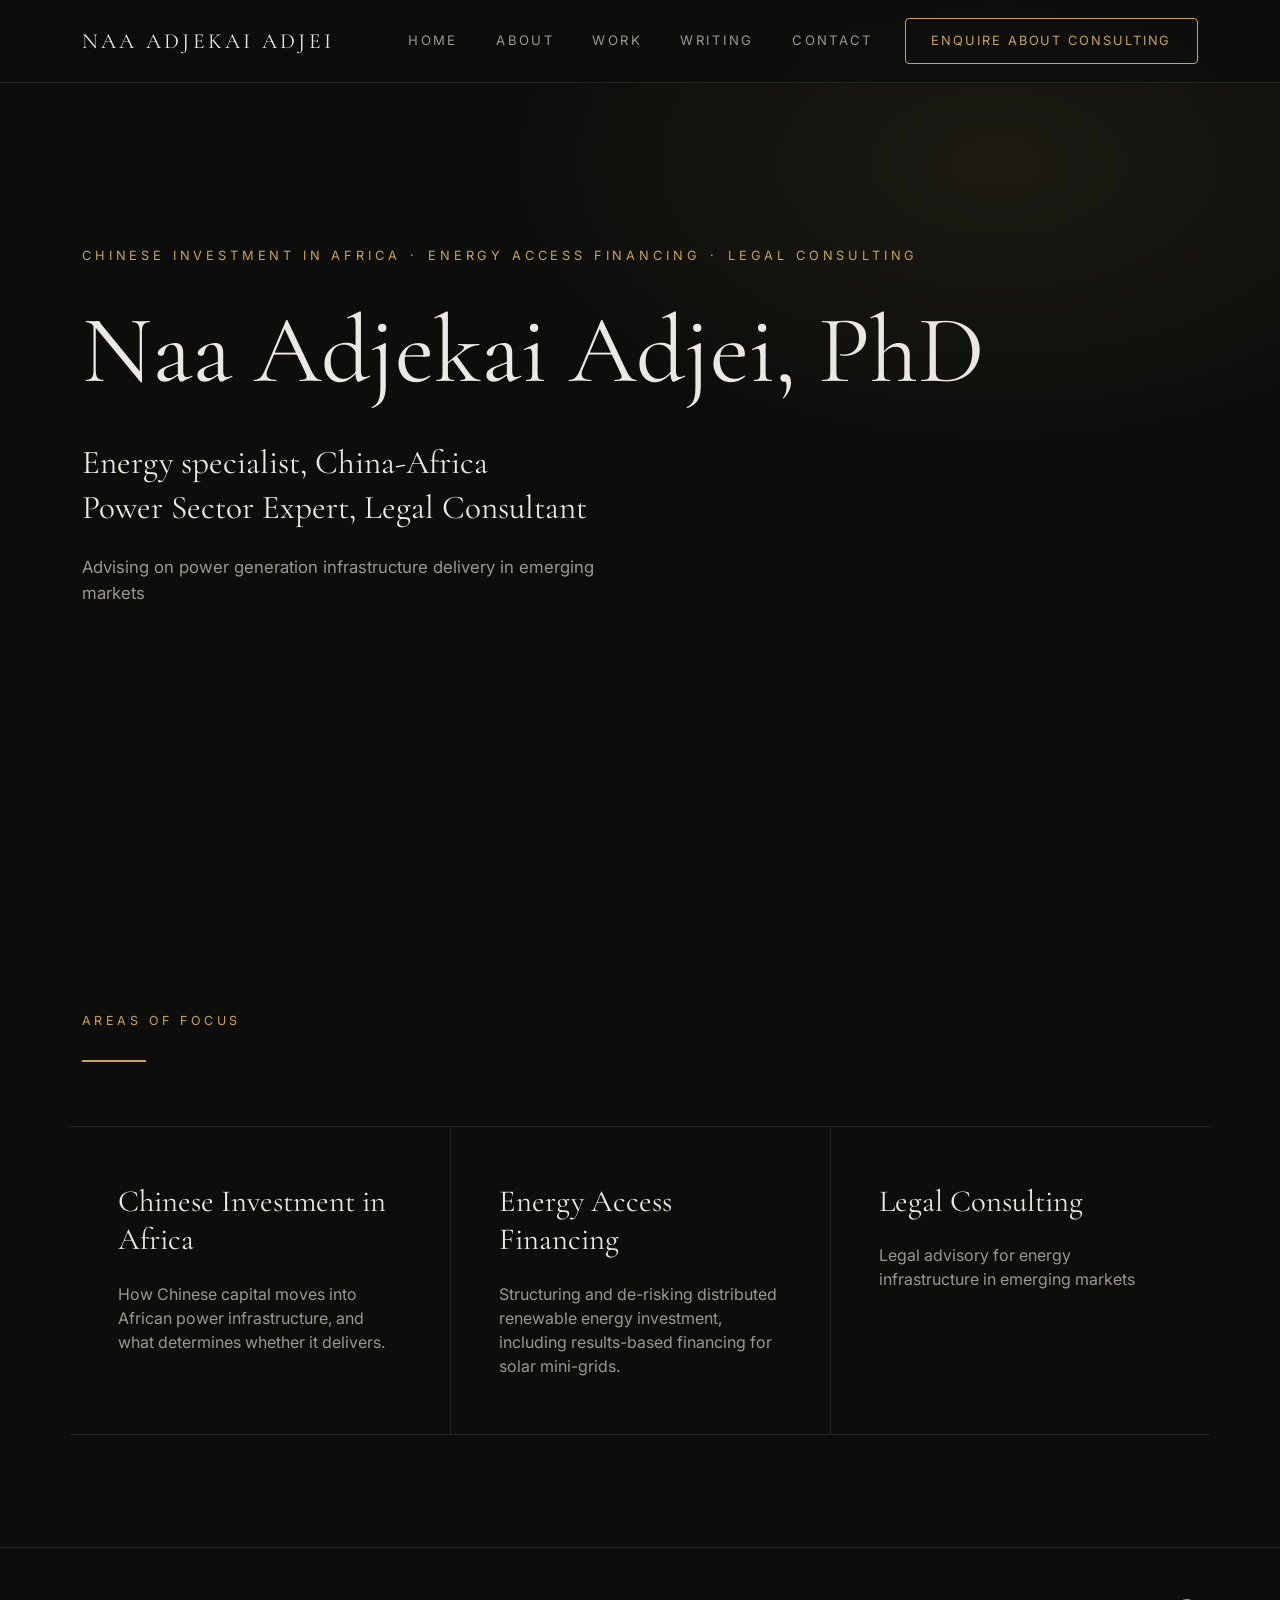
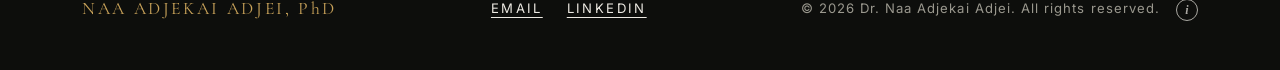
<file: index.html>
<!DOCTYPE html>
<html lang="en">
<head>
  <meta charset="UTF-8">
<meta name="viewport" content="width=device-width, initial-scale=1">

<!-- Search -->
<title>Dr. Naa Adjekai Adjei · Energy Finance &amp; Infrastructure Governance</title>
<meta name="description" content="Dr. Naa Adjekai Adjei is a China-Africa energy finance and infrastructure governance specialist advising on investment law, regulatory design and infrastructure delivery across Sub-Saharan Africa.">
<link rel="canonical" href="https://naaadjei.com/">
<meta name="robots" content="index, follow">
<meta name="author" content="Dr. Naa Adjekai Adjei">
<meta name="theme-color" content="#12110e">

<!-- Link previews (LinkedIn, WhatsApp, Facebook, Slack) -->
<meta property="og:type" content="website">
<meta property="og:site_name" content="Dr. Naa Adjekai Adjei">
<meta property="og:title" content="Dr. Naa Adjekai Adjei · Energy Finance &amp; Infrastructure Governance">
<meta property="og:description" content="China-Africa energy finance and infrastructure governance specialist advising on investment law and regulatory design across Sub-Saharan Africa.">
<meta property="og:url" content="https://naaadjei.com/">
<meta property="og:image" content="https://naaadjei.com/og-image.jpg">
<meta property="og:image:width" content="1200">
<meta property="og:image:height" content="630">
<meta property="og:image:alt" content="Dr. Naa Adjekai Adjei, energy finance and infrastructure governance specialist">

<!-- X / Twitter -->
<meta name="twitter:card" content="summary_large_image">
<meta name="twitter:title" content="Dr. Naa Adjekai Adjei · Energy Finance &amp; Infrastructure Governance">
<meta name="twitter:description" content="China-Africa energy finance and infrastructure governance specialist.">
<meta name="twitter:image" content="https://naaadjei.com/og-image.jpg">

<!-- Icons -->
<link rel="icon" href="/favicon.ico" sizes="any">


<!-- Structured data: tells Google who she is -->
<script type="application/ld+json">
{
  "@context": "https://schema.org",
  "@type": "Person",
  "name": "Dr. Naa Adjekai Adjei",
  "url": "https://naaadjei.com/",
  "image": "https://naaadjei.com/og-image.jpg",
  "jobTitle": "Energy Finance & Infrastructure Governance Specialist",
  "description": "China-Africa energy finance and infrastructure governance specialist advising on investment law, regulatory design and infrastructure delivery across Sub-Saharan Africa.",
  "knowsAbout": ["Energy finance", "Infrastructure law", "Investment law", "Regulatory design", "China-Africa power sector", "Host state governance"],
  "sameAs": ["https://www.linkedin.com/in/dr-naa-adjekai-adjei-541458208/",
  https://energyforgrowth.org/team/naa-adjekai-adjei/
  ]
}
</script>
  <!-- Bootstrap CSS -->
  <link href="https://cdn.jsdelivr.net/npm/bootstrap@5.3.3/dist/css/bootstrap.min.css" rel="stylesheet" />

  <!-- Fonts -->
  <link rel="preconnect" href="https://fonts.googleapis.com" />
  <link href="https://fonts.googleapis.com/css2?family=Cormorant+Garamond:wght@400;500&family=Inter:wght@400;500&display=swap" rel="stylesheet" />

  <!-- Bootstrap Icons -->
  <link rel="stylesheet" href="https://cdn.jsdelivr.net/npm/bootstrap-icons@1.11.3/font/bootstrap-icons.css" />

  <!-- Your CSS (comes AFTER Bootstrap) -->
  <link rel="stylesheet" href="css/style.css" />
</head>
<body>

      <nav class="navbar navbar-expand-lg fixed-top">
    <div class="container">
      <a class="navbar-brand" href="index.html">NAA ADJEKAI ADJEI</a>

      <button class="navbar-toggler" type="button"
              data-bs-toggle="collapse" data-bs-target="#mainNav"
              aria-controls="mainNav" aria-expanded="false" aria-label="Toggle navigation">
        <span class="navbar-toggler-icon"></span>
      </button>

      <div class="collapse navbar-collapse" id="mainNav">
        <ul class="navbar-nav ms-auto align-items-lg-center">
          <li class="nav-item"><a class="nav-link active" aria-current="page" href="index.html">Home</a></li>
          <li class="nav-item"><a class="nav-link" href="about.html">About</a></li>
          <li class="nav-item"><a class="nav-link" href="work.html">Work</a></li>
          <li class="nav-item"><a class="nav-link" href="writing.html">Writing</a></li>
          <li class="nav-item"><a class="nav-link" href="contact.html">Contact</a></li>
          <li class="nav-item ms-lg-4 mt-2 mt-lg-0">
            <a class="btn btn-outline-nav" href="contact.html">Enquire About Consulting</a>
          </li>
        </ul>
      </div>
    </div>
  </nav>

  <!-- ============ HERO ============ -->
  <header class="hero" id="home">
    <div class="container">
      <p class="hero-eyebrow">Chinese Investment in Africa&ensp;·&ensp;Energy Access Financing&ensp;·&ensp;Legal Consulting</p>

      <h1 class="hero-title"> Naa Adjekai Adjei, PhD</h1>

      <p class="hero-bio">Energy specialist, China-Africa<br class="d-none d-md-block" />
        Power Sector Expert, Legal Consultant</p>

      <p class="hero-tagline">Advising on power generation infrastructure delivery in emerging markets</p>

      
    </div>
  </header>

    <!-- ============ AREAS OF FOCUS ============ -->
  <section class="focus" id="expertise">
    <div class="container">
      <p class="section-label">Areas of Focus</p>
      <div class="gold-rule"></div>

      <div class="row focus-grid">
        <div class="col-lg-4 focus-cell">
          <h3>Chinese Investment in Africa</h3>
          <p>How Chinese capital moves into African power infrastructure, and what determines whether it delivers.</p>
        </div>
        <div class="col-lg-4 focus-cell">
          <h3>Energy Access Financing</h3>
          <p>Structuring and de-risking distributed renewable energy investment, including results-based financing for solar mini-grids.</p>
        </div>
        <div class="col-lg-4 focus-cell">
          <h3>Legal Consulting</h3>
          <p>Legal advisory for energy infrastructure in emerging markets</p>
        </div>
      </div>
      

    </div>
  </section>

  <!-- ============ FOOTER ============ -->
  <footer class="site-footer">
  <div class="container d-flex flex-column flex-lg-row justify-content-between align-items-center gap-3">
    <span class="footer-brand">NAA ADJEKAI ADJEI, PhD</span>

    <div class="d-flex gap-4">
      <a href="mailto:naaadjei623@gmail.com" class="footer-link">Email</a>
      <a href="https://www.linkedin.com/in/dr-naa-adjekai-adjei-541458208/" target="_blank" rel="noopener" class="footer-link">LinkedIn</a>
    </div>

    <div class="d-flex align-items-center gap-3">
      <span class="footer-copy">&copy; 2026 Dr. Naa Adjekai Adjei. All rights reserved.</span>

      <div class="credit">
        <button type="button" class="credit-btn" aria-label="About this website"
                aria-expanded="false" aria-controls="credit-panel">i</button>
        <div id="credit-panel" class="credit-panel" hidden>
          <p class="credit-title">About this website</p>
          <p>Designed &amp; built by <a href="https://crystal540.github.io/crystal-juta/" target="_blank" rel="noopener">Crystal Juta</a>.</p>
          <p class="credit-sub">Need a website? <a href="mailto:crystaljuta@gmail.com">Get in touch</a>.</p>
        </div>
      </div>
    </div>
  </div>
</footer>


  <!-- Bootstrap JS (needed for the mobile hamburger menu) -->
  <script src="https://cdn.jsdelivr.net/npm/bootstrap@5.3.3/dist/js/bootstrap.bundle.min.js"></script>

  <!-- Your JS (comes last) -->
  <script src="js/main.js"></script>
</body>
</html>
</file>
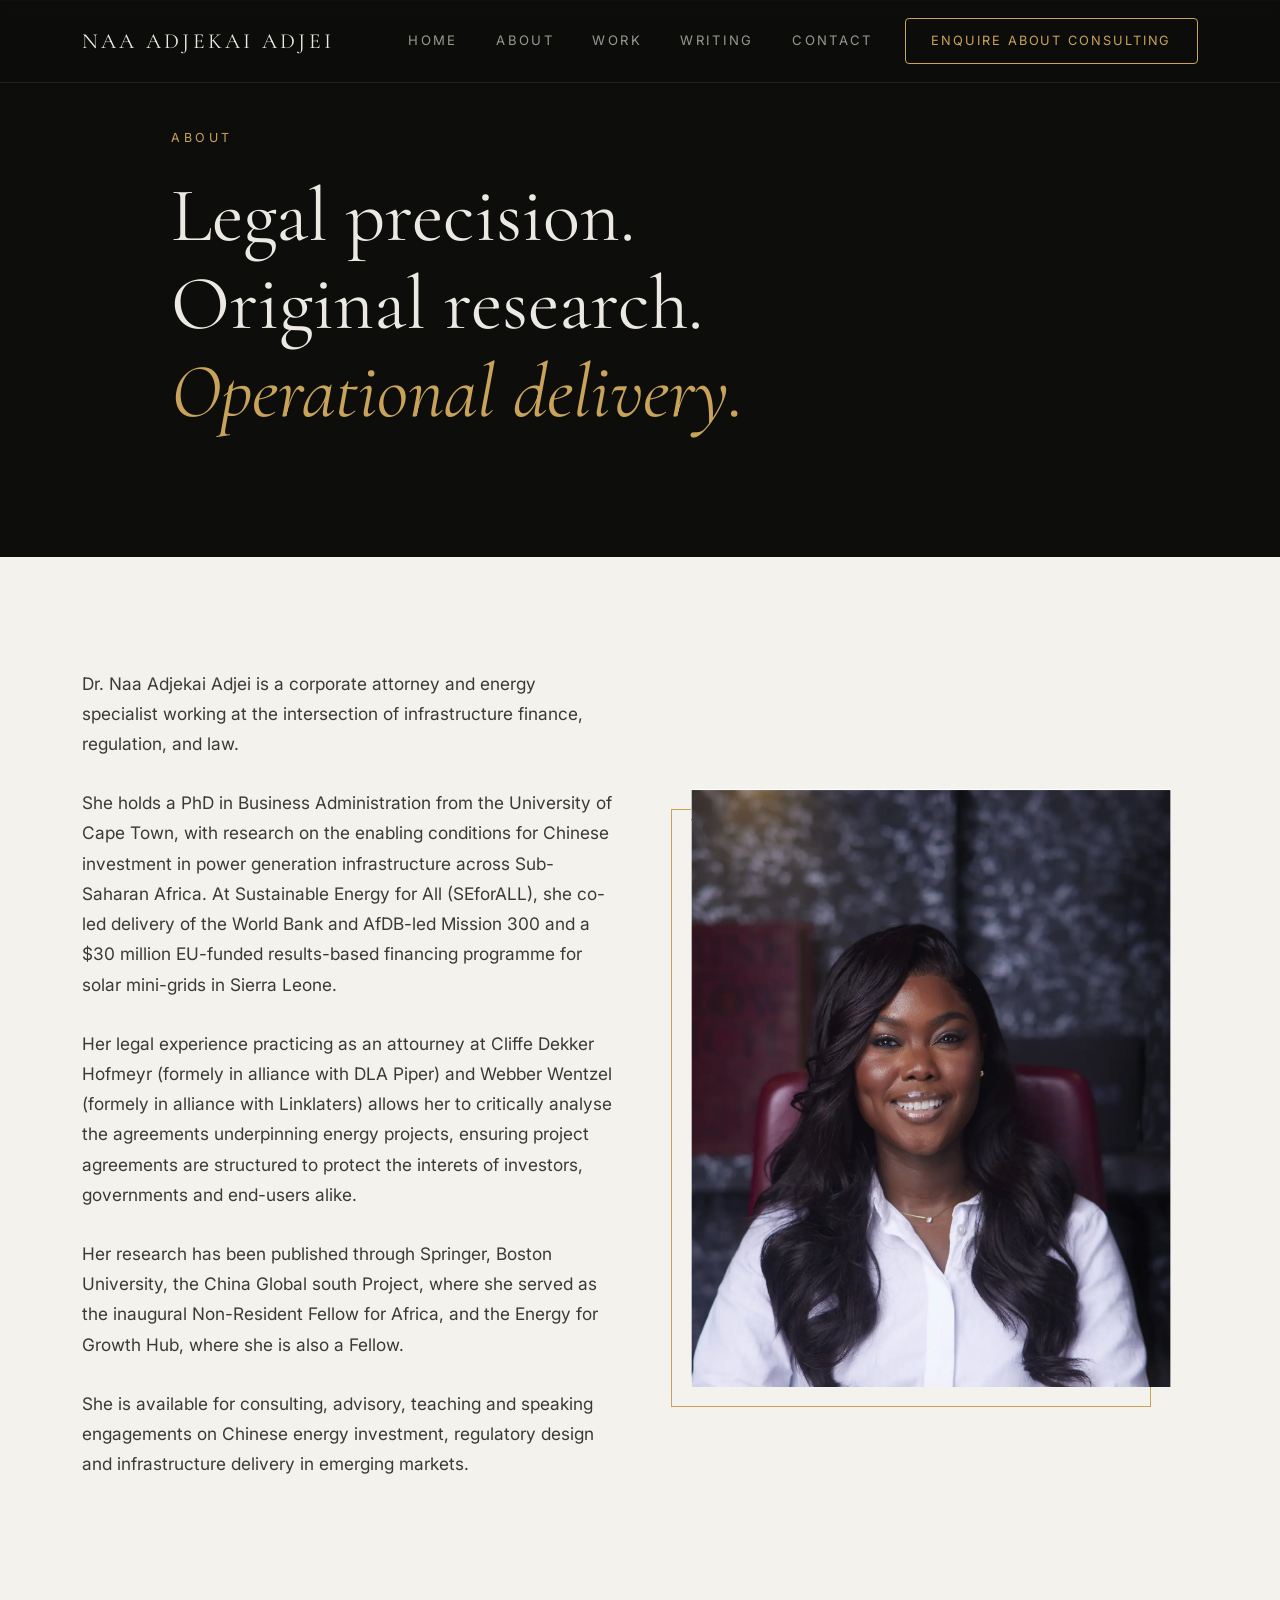
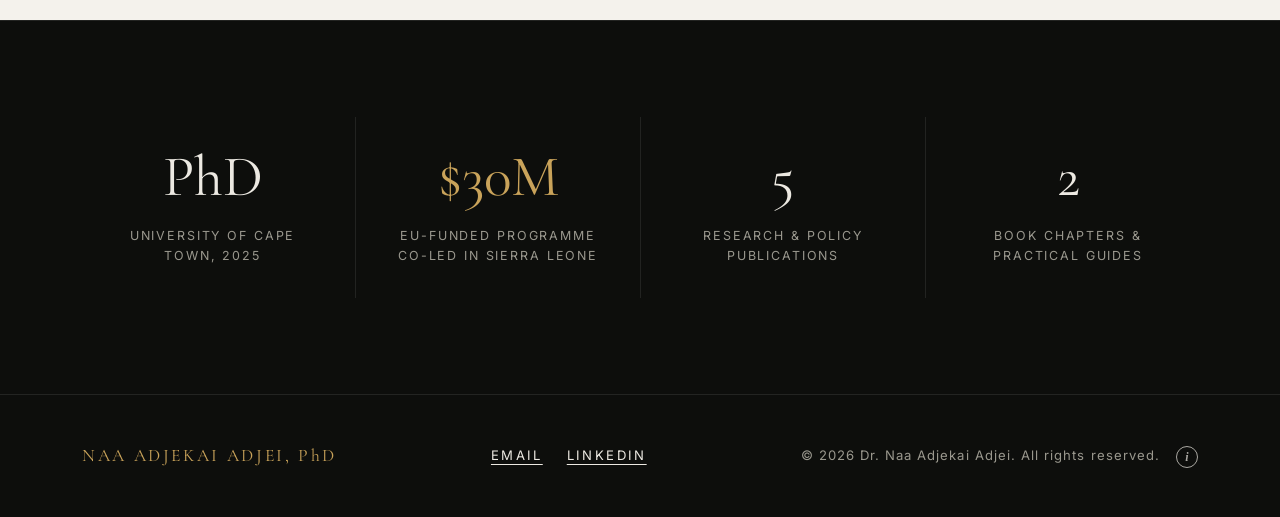
<file: about.html>
<!DOCTYPE html>
<html lang="en">
<head>
  <meta charset="UTF-8" />
  <meta name="viewport" content="width=device-width, initial-scale=1.0" />
  <title>About · Dr. Naa Adjekai Adjei</title>
<meta name="description" content="About Dr. Naa Adjekai Adjei: legal consultant and China-Africa power sector specialist working on energy finance, infrastructure law and regulatory design across Sub-Saharan Africa.">
<link rel="canonical" href="https://naaadjei.com/about.html">
<meta name="robots" content="index, follow">
<meta name="theme-color" content="#12110e">

<meta property="og:type" content="profile">
<meta property="og:site_name" content="Dr. Naa Adjekai Adjei">
<meta property="og:title" content="About · Dr. Naa Adjekai Adjei">
<meta property="og:description" content="Legal consultant and China-Africa power sector specialist working across Sub-Saharan Africa.">
<meta property="og:url" content="https://naaadjei.com/about.html">
<meta property="og:image" content="https://naaadjei.com/og-image.jpg">
<meta property="og:image:width" content="1200">
<meta property="og:image:height" content="630">

<meta name="twitter:card" content="summary_large_image">
<meta name="twitter:title" content="About · Dr. Naa Adjekai Adjei">
<meta name="twitter:description" content="Legal consultant and China-Africa power sector specialist.">
<meta name="twitter:image" content="https://naaadjei.com/og-image.jpg">

<link rel="icon" href="/favicon.ico" sizes="any">
<link rel="apple-touch-icon" href="/apple-touch-icon.png">


  <link href="https://cdn.jsdelivr.net/npm/bootstrap@5.3.3/dist/css/bootstrap.min.css" rel="stylesheet" />
  <link rel="preconnect" href="https://fonts.googleapis.com" />
  <link href="https://fonts.googleapis.com/css2?family=Cormorant+Garamond:wght@400;500&family=Inter:wght@400;500&display=swap" rel="stylesheet" />
  <link rel="stylesheet" href="https://cdn.jsdelivr.net/npm/bootstrap-icons@1.11.3/font/bootstrap-icons.css" />
  <link rel="stylesheet" href="css/style.css" />
</head>
<body>
      <nav class="navbar navbar-expand-lg fixed-top">
    <div class="container">
      <a class="navbar-brand" href="index.html">NAA ADJEKAI ADJEI</a>

      <button class="navbar-toggler" type="button"
              data-bs-toggle="collapse" data-bs-target="#mainNav"
              aria-controls="mainNav" aria-expanded="false" aria-label="Toggle navigation">
        <span class="navbar-toggler-icon"></span>
      </button>

      <div class="collapse navbar-collapse" id="mainNav">
        <ul class="navbar-nav ms-auto align-items-lg-center">
          <li class="nav-item"><a class="nav-link active" aria-current="page" href="index.html">Home</a></li>
          <li class="nav-item"><a class="nav-link" href="about.html">About</a></li>
          <li class="nav-item"><a class="nav-link" href="work.html">Work</a></li>
          <li class="nav-item"><a class="nav-link" href="writing.html">Writing</a></li>
          <li class="nav-item"><a class="nav-link" href="contact.html">Contact</a></li>
          <li class="nav-item ms-lg-4 mt-2 mt-lg-0">
            <a class="btn btn-outline-nav" href="contact.html">Enquire About Consulting</a>
          </li>
        </ul>
      </div>
    </div>
  </nav>

  <!-- paste the navbar here — with "active" on the About link -->

  <!-- ============ ABOUT ============ -->
  <section class="about-intro">
    <div class="container">
      <div class="about-intro-inner">
        <p class="section-label">About</p>
        <h2 class="about-statement">
          Legal precision.<br />
          Original research.<br />
          <em class="gold-italic">Operational delivery.</em>
        </h2>
      </div>
    </div>
  </section>

  

  <section class="about-body">
    <div class="container">
      <div class="row align-items-center g-5">
        <div class="col-lg-6">
          <p class="about-text">
            Dr. Naa Adjekai Adjei is a corporate attorney and energy specialist
            working at the intersection of infrastructure finance, regulation,
            and law.
          </p>
          <p class="about-text">
            She holds a PhD in Business Administration from the University of
            Cape Town, with research on the enabling conditions for Chinese
            investment in power generation infrastructure across Sub-Saharan
            Africa. At Sustainable Energy for All (SEforALL), she co-led
            delivery of the World Bank and AfDB-led Mission 300 and a $30
            million EU-funded results-based financing programme for solar
            mini-grids in Sierra Leone.
          </p>
          <p class="about-text">
            Her legal experience practicing as an attourney at Cliffe Dekker Hofmeyr
            (formely in alliance with DLA Piper) and Webber Wentzel (formely in alliance with Linklaters)
            allows her to critically analyse the agreements underpinning energy projects,
            ensuring project agreements are structured to protect the interets of investors,
            governments and end-users alike.

          </p>
          <p class="about-text">
            Her research has been published through Springer, Boston University, the China
            Global south Project, where she served as the inaugural Non-Resident Fellow for
            Africa, and the Energy for Growth Hub, where she is also a Fellow.

          </p>
          <p class="about-text">
            She is available for consulting, advisory, teaching and speaking engagements
            on Chinese energy investment, regulatory design and infrastructure delivery in emerging markets. 
          </p>
        </div>
        <div class="col-lg-6">
          <div class="about-photo">
            <img src="assets/img/naa.png" alt="Dr. Naa Adjekai Adjei" class="img-fluid" />
          </div>
        </div>
      </div>
    </div>
  </section>

  <!-- ============ STATS ============ -->
  <section class="stats">
    <div class="container">
      <div class="row text-center">
        <div class="col-6 col-lg-3 stat-cell">
          <div class="stat-value">PhD</div>
          <div class="stat-label">University of Cape Town, 2025</div>
        </div>
        <div class="col-6 col-lg-3 stat-cell">
          <div class="stat-value stat-gold">$30M</div>
          <div class="stat-label">EU-funded programme co-led in Sierra Leone</div>
        </div>
        <div class="col-6 col-lg-3 stat-cell">
          <div class="stat-value">5</div>
          <div class="stat-label">Research &amp; policy publications</div>
        </div>
        <div class="col-6 col-lg-3 stat-cell">
          <div class="stat-value">2</div>
          <div class="stat-label">Book chapters &amp; practical guides</div>
        </div>
      </div>
    </div>
  </section>

<!-- ============ FOOTER ============ -->
  <footer class="site-footer">
  <div class="container d-flex flex-column flex-lg-row justify-content-between align-items-center gap-3">
    <span class="footer-brand">NAA ADJEKAI ADJEI, PhD</span>

    <div class="d-flex gap-4">
      <a href="mailto:naaadjei623@gmail.com" class="footer-link">Email</a>
      <a href="https://www.linkedin.com/in/dr-naa-adjekai-adjei-541458208/" target="_blank" rel="noopener" class="footer-link">LinkedIn</a>
    </div>

    <div class="d-flex align-items-center gap-3">
      <span class="footer-copy">&copy; 2026 Dr. Naa Adjekai Adjei. All rights reserved.</span>

      <div class="credit">
        <button type="button" class="credit-btn" aria-label="About this website"
                aria-expanded="false" aria-controls="credit-panel">i</button>
        <div id="credit-panel" class="credit-panel" hidden>
          <p class="credit-title">About this website</p>
          <p>Designed &amp; built by <a href="https://crystal540.github.io/crystal-juta/" target="_blank" rel="noopener">Crystal Juta</a>.</p>
          <p class="credit-sub">Need a website? <a href="mailto:crystaljuta@gmail.com">Get in touch</a>.</p>
        </div>
      </div>
    </div>
  </div>
</footer>

  <script src="https://cdn.jsdelivr.net/npm/bootstrap@5.3.3/dist/js/bootstrap.bundle.min.js"></script>
  <script src="js/main.js"></script>
</body>
</html>
</file>
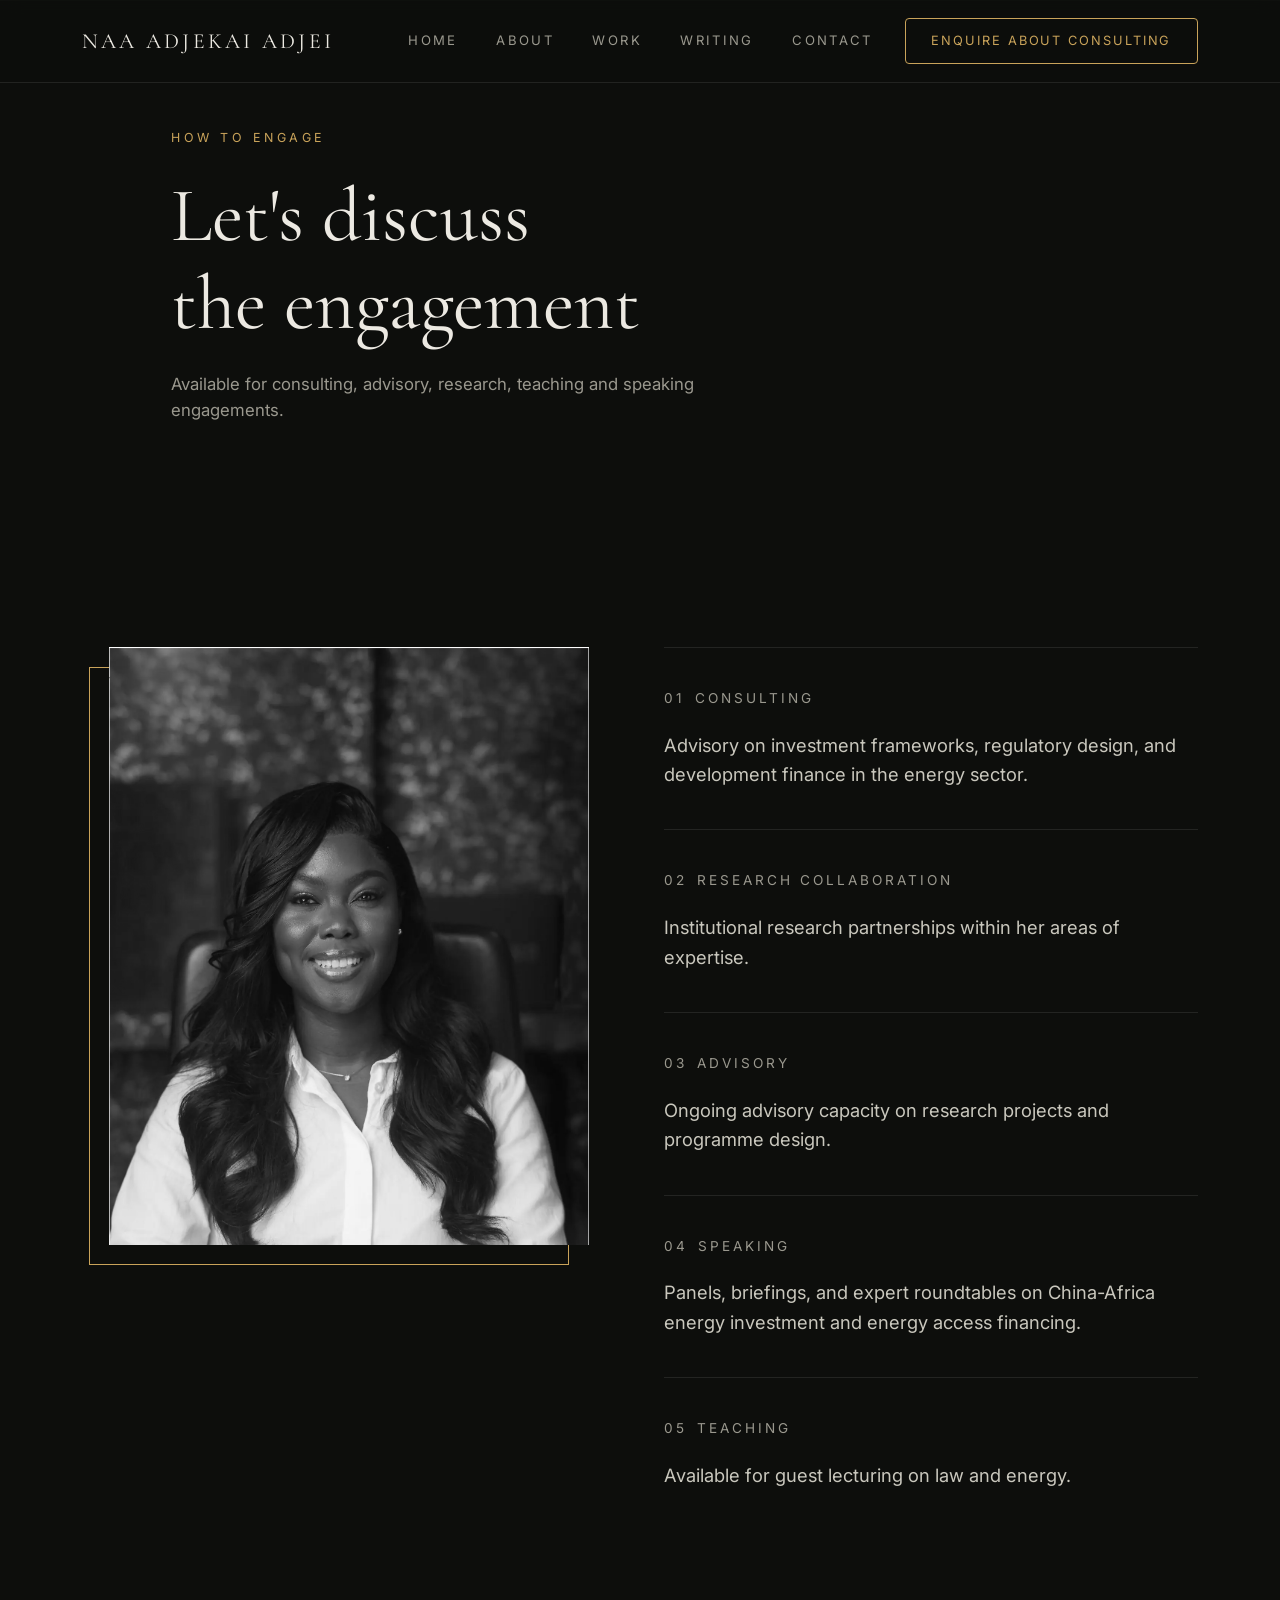
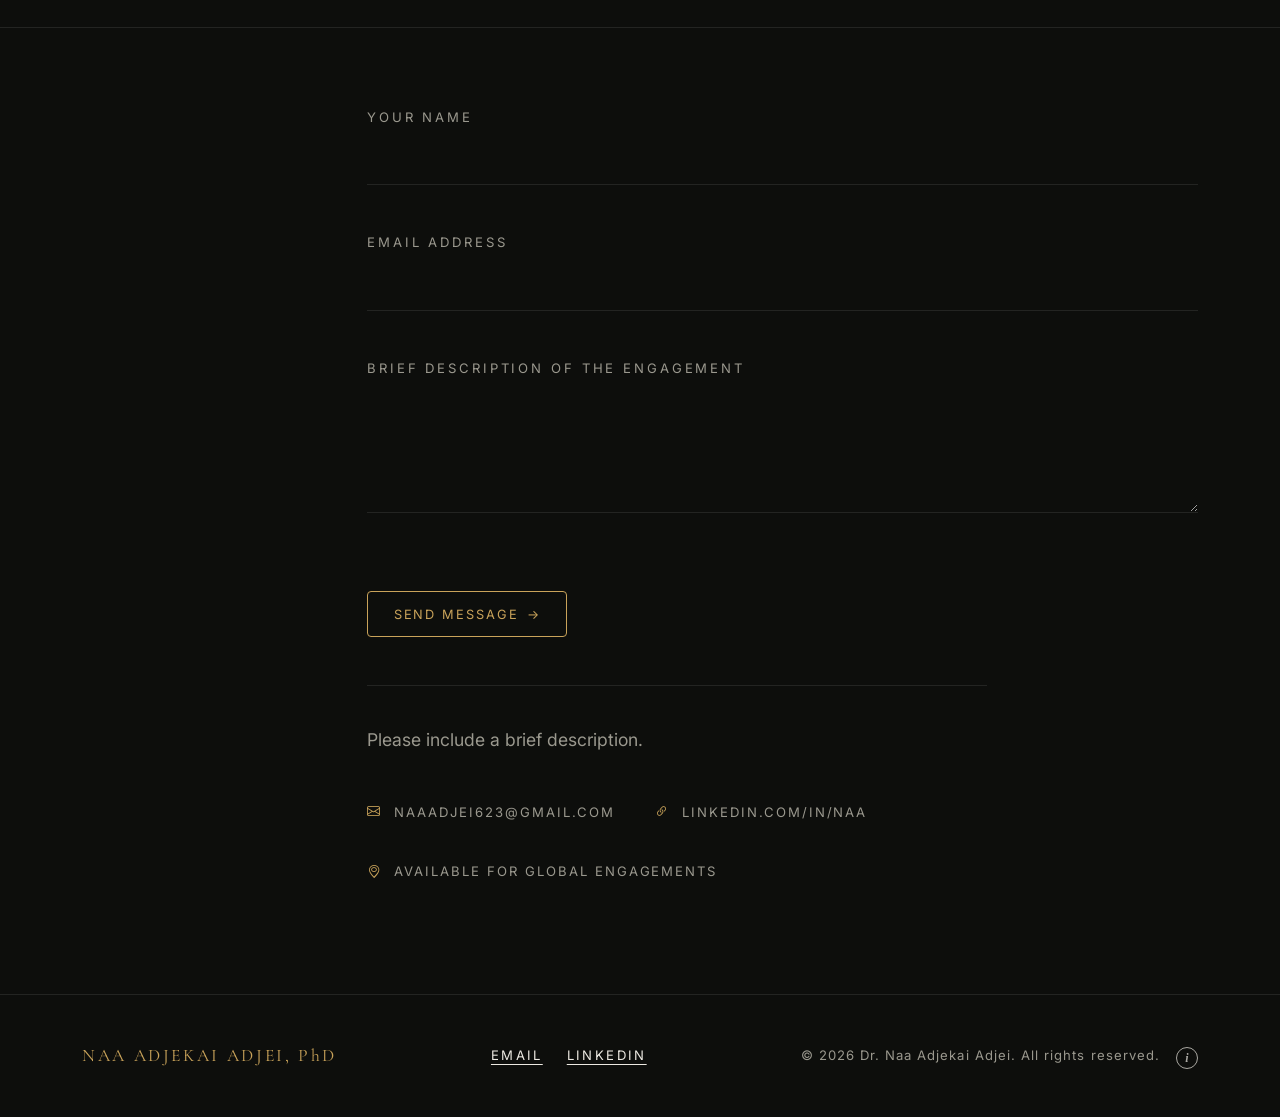
<file: contact.html>
<!DOCTYPE html>
<html lang="en">
<head>
  <meta charset="UTF-8" />
  <meta name="viewport" content="width=device-width, initial-scale=1.0" />
  <title>Contact · Dr. Naa Adjekai Adjei</title>
<meta name="description" content="Get in touch with Dr. Naa Adjekai Adjei to enquire about consulting on energy finance, infrastructure law and regulatory design in Sub-Saharan Africa.">
<link rel="canonical" href="https://naaadjei.com/contact.html">
<meta name="robots" content="index, follow">
<meta name="theme-color" content="#12110e">

<meta property="og:type" content="website">
<meta property="og:site_name" content="Dr. Naa Adjekai Adjei">
<meta property="og:title" content="Contact · Dr. Naa Adjekai Adjei">
<meta property="og:description" content="Enquire about consulting on energy finance, infrastructure law and regulatory design.">
<meta property="og:url" content="https://naaadjei.com/contact.html">
<meta property="og:image" content="https://naaadjei.com/og-image.jpg">
<meta property="og:image:width" content="1200">
<meta property="og:image:height" content="630">

<meta name="twitter:card" content="summary_large_image">
<meta name="twitter:title" content="Contact · Dr. Naa Adjekai Adjei">
<meta name="twitter:description" content="Enquire about consulting with Dr. Naa Adjekai Adjei.">
<meta name="twitter:image" content="https://naaadjei.com/og-image.jpg">

<link rel="icon" href="/favicon.ico" sizes="any">
<link rel="apple-touch-icon" href="/apple-touch-icon.png">
  <link href="https://cdn.jsdelivr.net/npm/bootstrap@5.3.3/dist/css/bootstrap.min.css" rel="stylesheet" />
  <link rel="preconnect" href="https://fonts.googleapis.com" />
  <link href="https://fonts.googleapis.com/css2?family=Cormorant+Garamond:wght@400;500&family=Inter:wght@400;500&display=swap" rel="stylesheet" />
  <link rel="stylesheet" href="https://cdn.jsdelivr.net/npm/bootstrap-icons@1.11.3/font/bootstrap-icons.css" />
  <link rel="stylesheet" href="css/style.css" />
</head>
<body>

  <!-- navbar — with "active" on the Contact link -->
    <nav class="navbar navbar-expand-lg fixed-top">
    <div class="container">
      <a class="navbar-brand" href="index.html">NAA ADJEKAI ADJEI</a>

      <button class="navbar-toggler" type="button"
              data-bs-toggle="collapse" data-bs-target="#mainNav"
              aria-controls="mainNav" aria-expanded="false" aria-label="Toggle navigation">
        <span class="navbar-toggler-icon"></span>
      </button>

      <div class="collapse navbar-collapse" id="mainNav">
        <ul class="navbar-nav ms-auto align-items-lg-center">
          <li class="nav-item"><a class="nav-link active" aria-current="page" href="index.html">Home</a></li>
          <li class="nav-item"><a class="nav-link" href="about.html">About</a></li>
          <li class="nav-item"><a class="nav-link" href="work.html">Work</a></li>
          <li class="nav-item"><a class="nav-link" href="writing.html">Writing</a></li>
          <li class="nav-item"><a class="nav-link" href="contact.html">Contact</a></li>
          <li class="nav-item ms-lg-4 mt-2 mt-lg-0">
            <a class="btn btn-outline-nav" href="contact.html">Enquire About Consulting</a>
          </li>
        </ul>
      </div>
    </div>
  </nav>
  <!-- ============ CONTACT INTRO ============ -->
  <section class="about-intro">
    <div class="container">
      <div class="about-intro-inner">
        <p class="section-label">How to Engage</p>
        <h2 class="about-statement">
          Let's discuss<br />
          the engagement
        </h2>
        <p class="hero-tagline mt-4">
          Available for consulting, advisory, research, teaching and speaking engagements.
      
        </p>
      </div>
    </div>
  </section>

  <!-- ============ ENGAGEMENT TYPES + PHOTO ============ -->
  <section class="contact-main">
    <div class="container">
      <div class="row g-5">

        <div class="col-lg-6">
          <div class="about-photo contact-photo">
            <img src="assets/img/naa.png" alt="Dr. Naa Adjekai Adjei" class="img-fluid" />
          </div>
        </div>

        <div class="col-lg-6">
          <div class="engage-item">
            <span class="engage-label">01&ensp;Consulting</span>
            <p class="engage-text">Advisory on investment frameworks, regulatory design, and development finance in the energy sector.</p>
          </div>
          <div class="engage-item">
            <span class="engage-label">02&ensp;Research Collaboration</span>
            <p class="engage-text">Institutional research partnerships within her areas of expertise.</p>
          </div>
          <div class="engage-item">
            <span class="engage-label">03&ensp;Advisory</span>
            <p class="engage-text">Ongoing advisory capacity on research projects and programme design.</p>
          </div>
          <div class="engage-item">
            <span class="engage-label">04&ensp;Speaking</span>
            <p class="engage-text">Panels, briefings, and expert roundtables on China-Africa energy investment and energy access financing.</p>
          </div>
          <div class="engage-item">
            <span class="engage-label">05&ensp;Teaching</span>
            <p class="engage-text">Available for guest lecturing on law and energy.</p>
          </div>
        </div>

      </div>
    </div>
  </section>

  <!-- ============ FORM + DETAILS ============ -->
  <section class="contact-form-section">
    <div class="container">
      <div class="row justify-content-end">
        <div class="col-lg-9">

          <form action="https://formspree.io/f/mzeraple" method="POST">

            <label class="field-label" for="name">Your Name</label>
            <input class="contact-field" type="text" id="name" name="name" required />

            <label class="field-label" for="email">Email Address</label>
            <input class="contact-field" type="email" id="email" name="email" required />

            <label class="field-label" for="message">Brief Description of the Engagement</label>
            <textarea class="contact-field" id="message" name="message" rows="4" required></textarea>

            <button type="submit" class="btn btn-outline-nav mt-4">Send Message&ensp;&rarr;</button>
          </form>

          <p class="form-note">
           Please include a brief description.
          </p>

          <div class="contact-details">
            <a href="mailto:naaadjel623@gmail.com"><i class="bi bi-envelope"></i> naaadjei623@gmail.com</a>
            <a href="https://www.linkedin.com/in/dr-naa-adjekai-adjei-541458208/" target="_blank" rel="noopener"><i class="bi bi-link-45deg"></i> linkedin.com/in/naa</a>
            <span><i class="bi bi-geo-alt"></i> Available for global engagements</span>
          </div>

        </div>
      </div>
    </div>
  </section>

  <!-- ============ FOOTER ============ -->
  <footer class="site-footer">
  <div class="container d-flex flex-column flex-lg-row justify-content-between align-items-center gap-3">
    <span class="footer-brand">NAA ADJEKAI ADJEI, PhD</span>

    <div class="d-flex gap-4">
      <a href="mailto:naaadjei623@gmail.com" class="footer-link">Email</a>
      <a href="https://www.linkedin.com/in/dr-naa-adjekai-adjei-541458208/" target="_blank" rel="noopener" class="footer-link">LinkedIn</a>
    </div>

    <div class="d-flex align-items-center gap-3">
      <span class="footer-copy">&copy; 2026 Dr. Naa Adjekai Adjei. All rights reserved.</span>

      <div class="credit">
        <button type="button" class="credit-btn" aria-label="About this website"
                aria-expanded="false" aria-controls="credit-panel">i</button>
        <div id="credit-panel" class="credit-panel" hidden>
          <p class="credit-title">About this website</p>
          <p>Designed &amp; built by <a href="https://crystal540.github.io/crystal-juta/" target="_blank" rel="noopener">Crystal Juta</a>.</p>
          <p class="credit-sub">Need a website? <a href="mailto:crystaljuta@gmail.com">Get in touch</a>.</p>
        </div>
      </div>
    </div>
  </div>
</footer>

  <script src="https://cdn.jsdelivr.net/npm/bootstrap@5.3.3/dist/js/bootstrap.bundle.min.js"></script>
  <script src="js/main.js"></script>
</body>
</html>
</file>
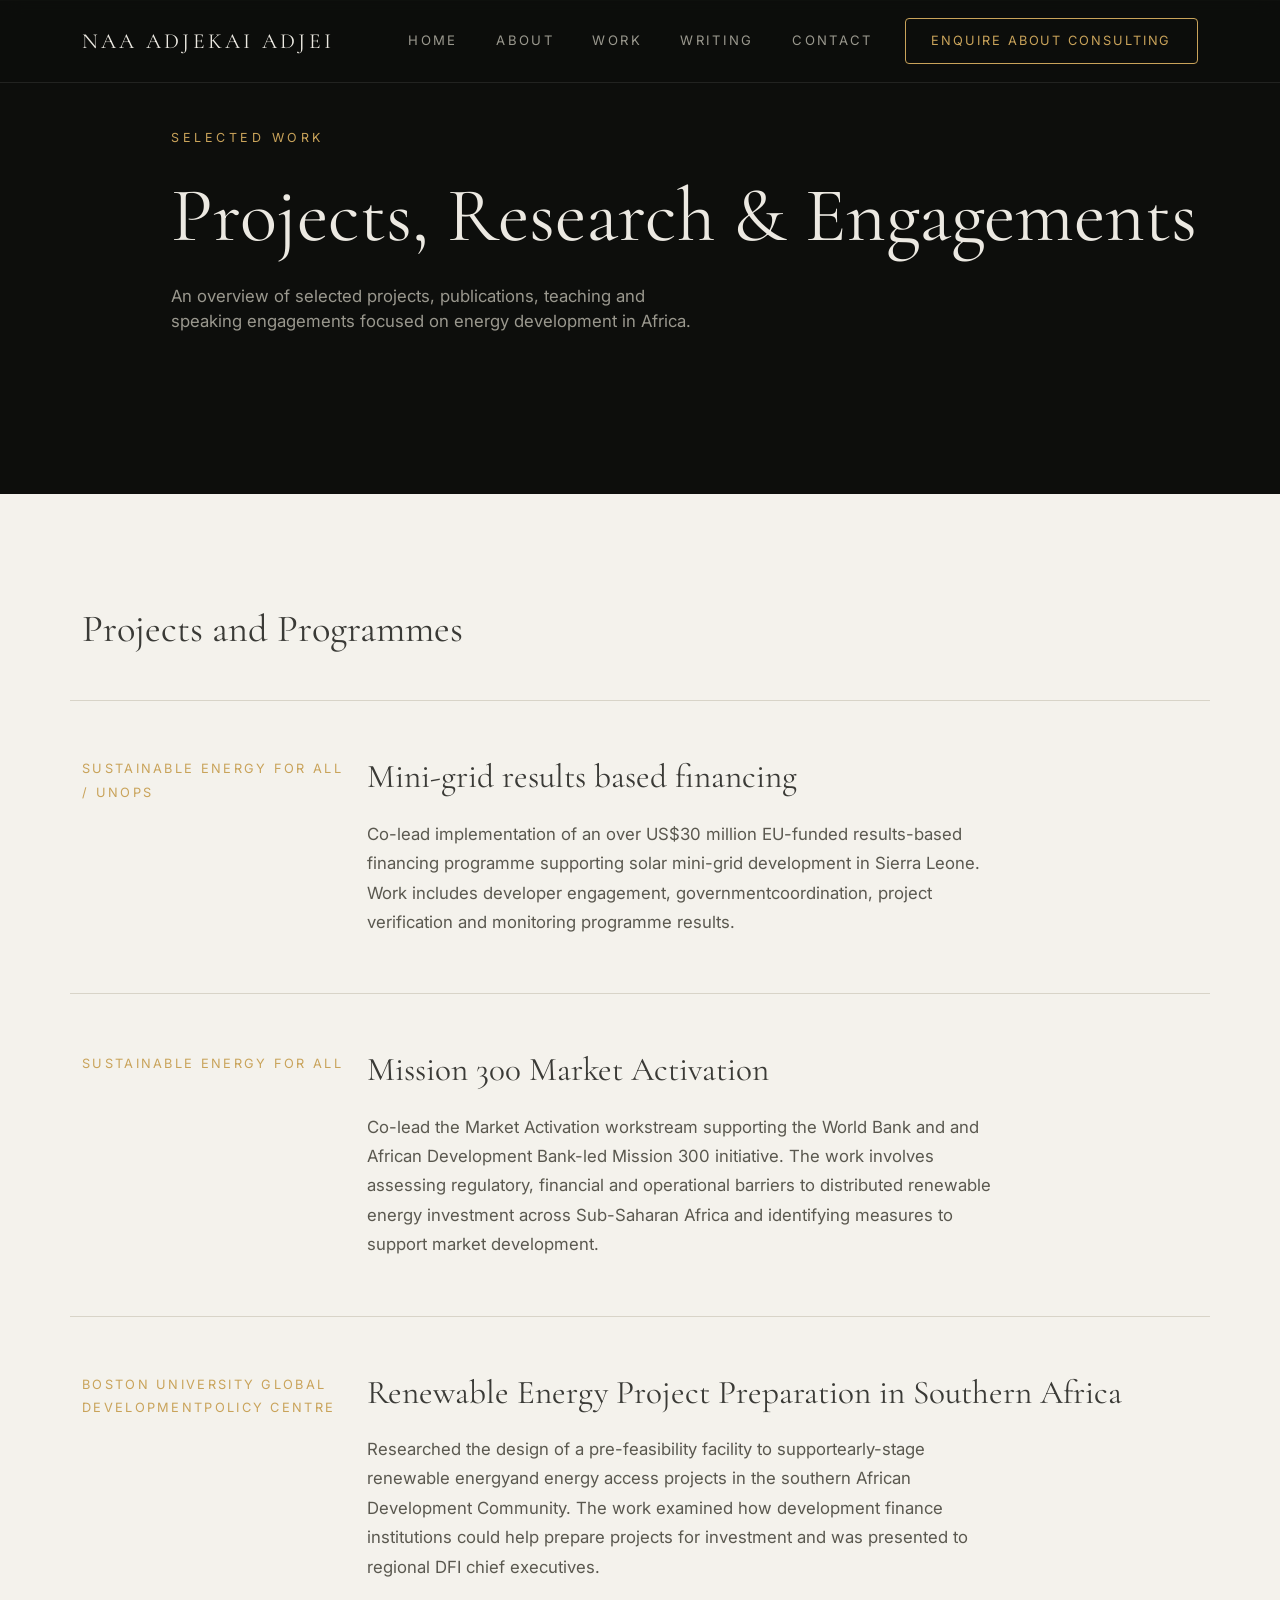
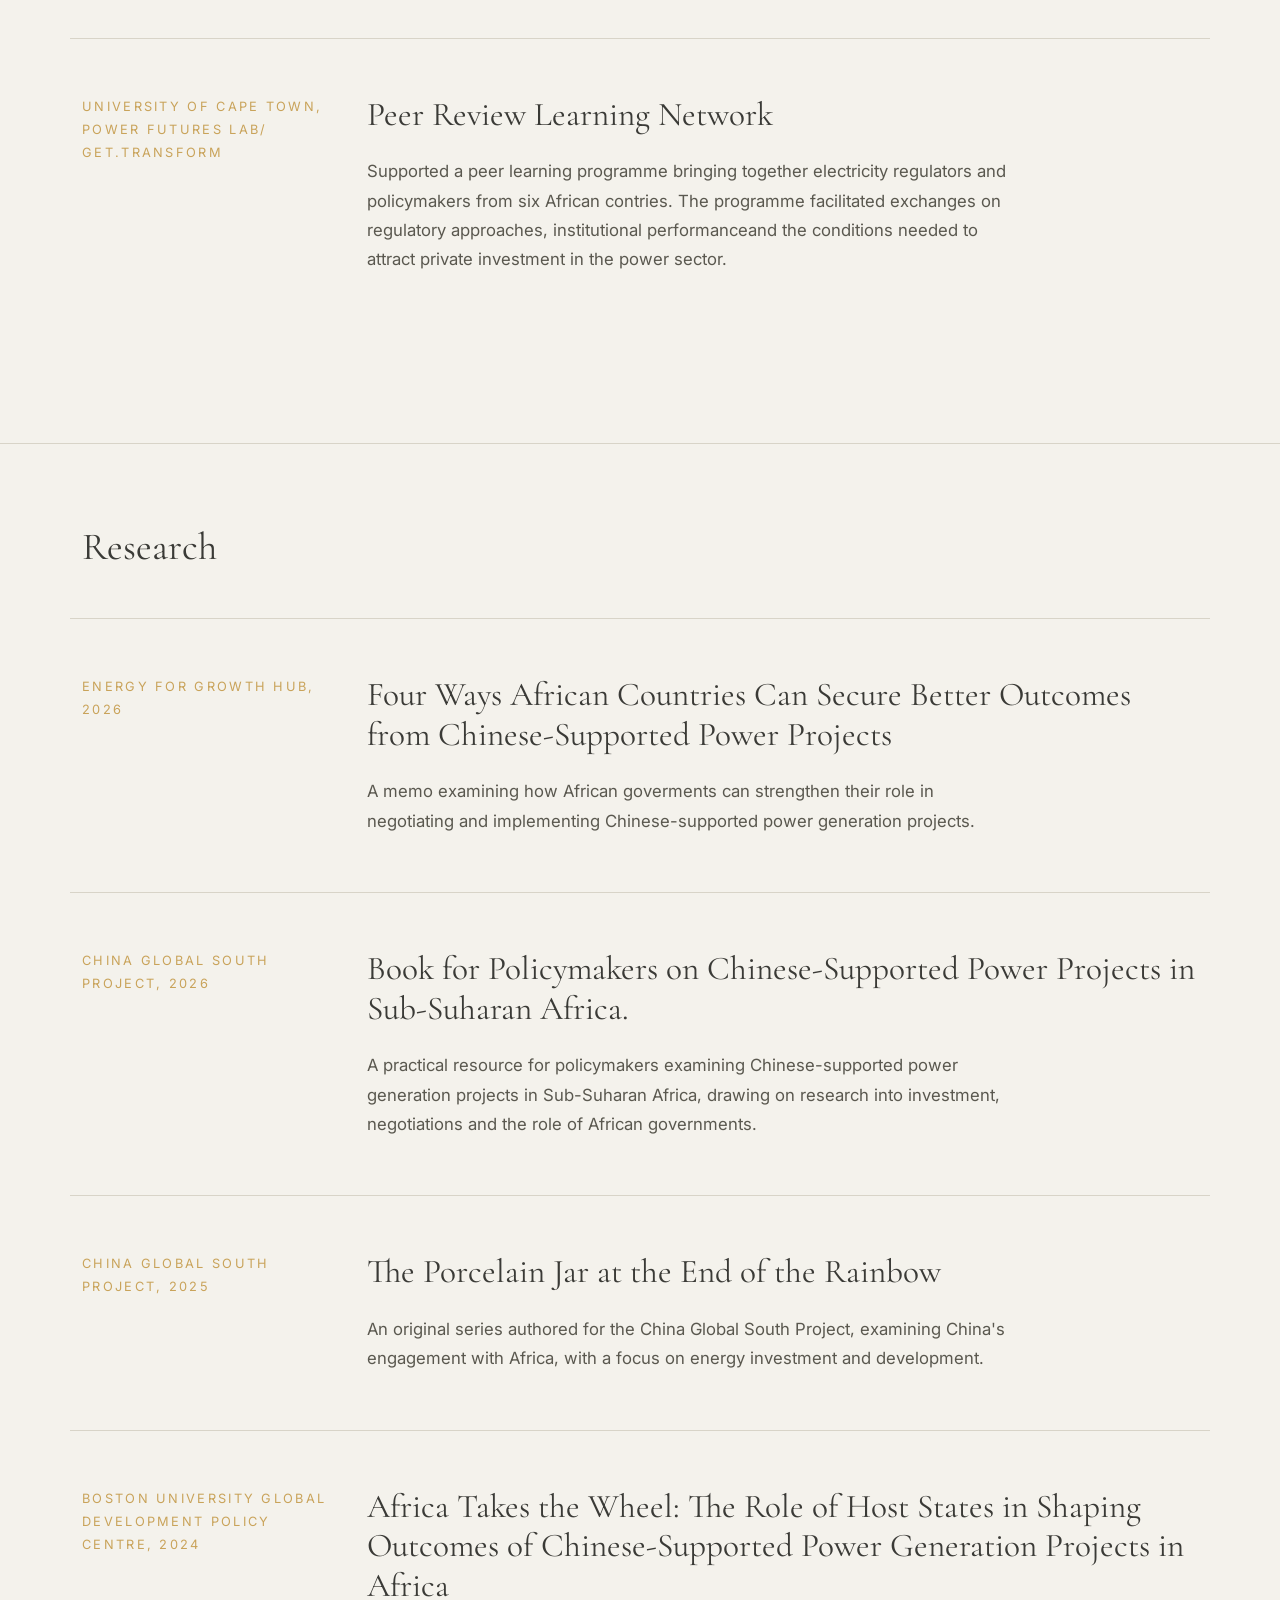
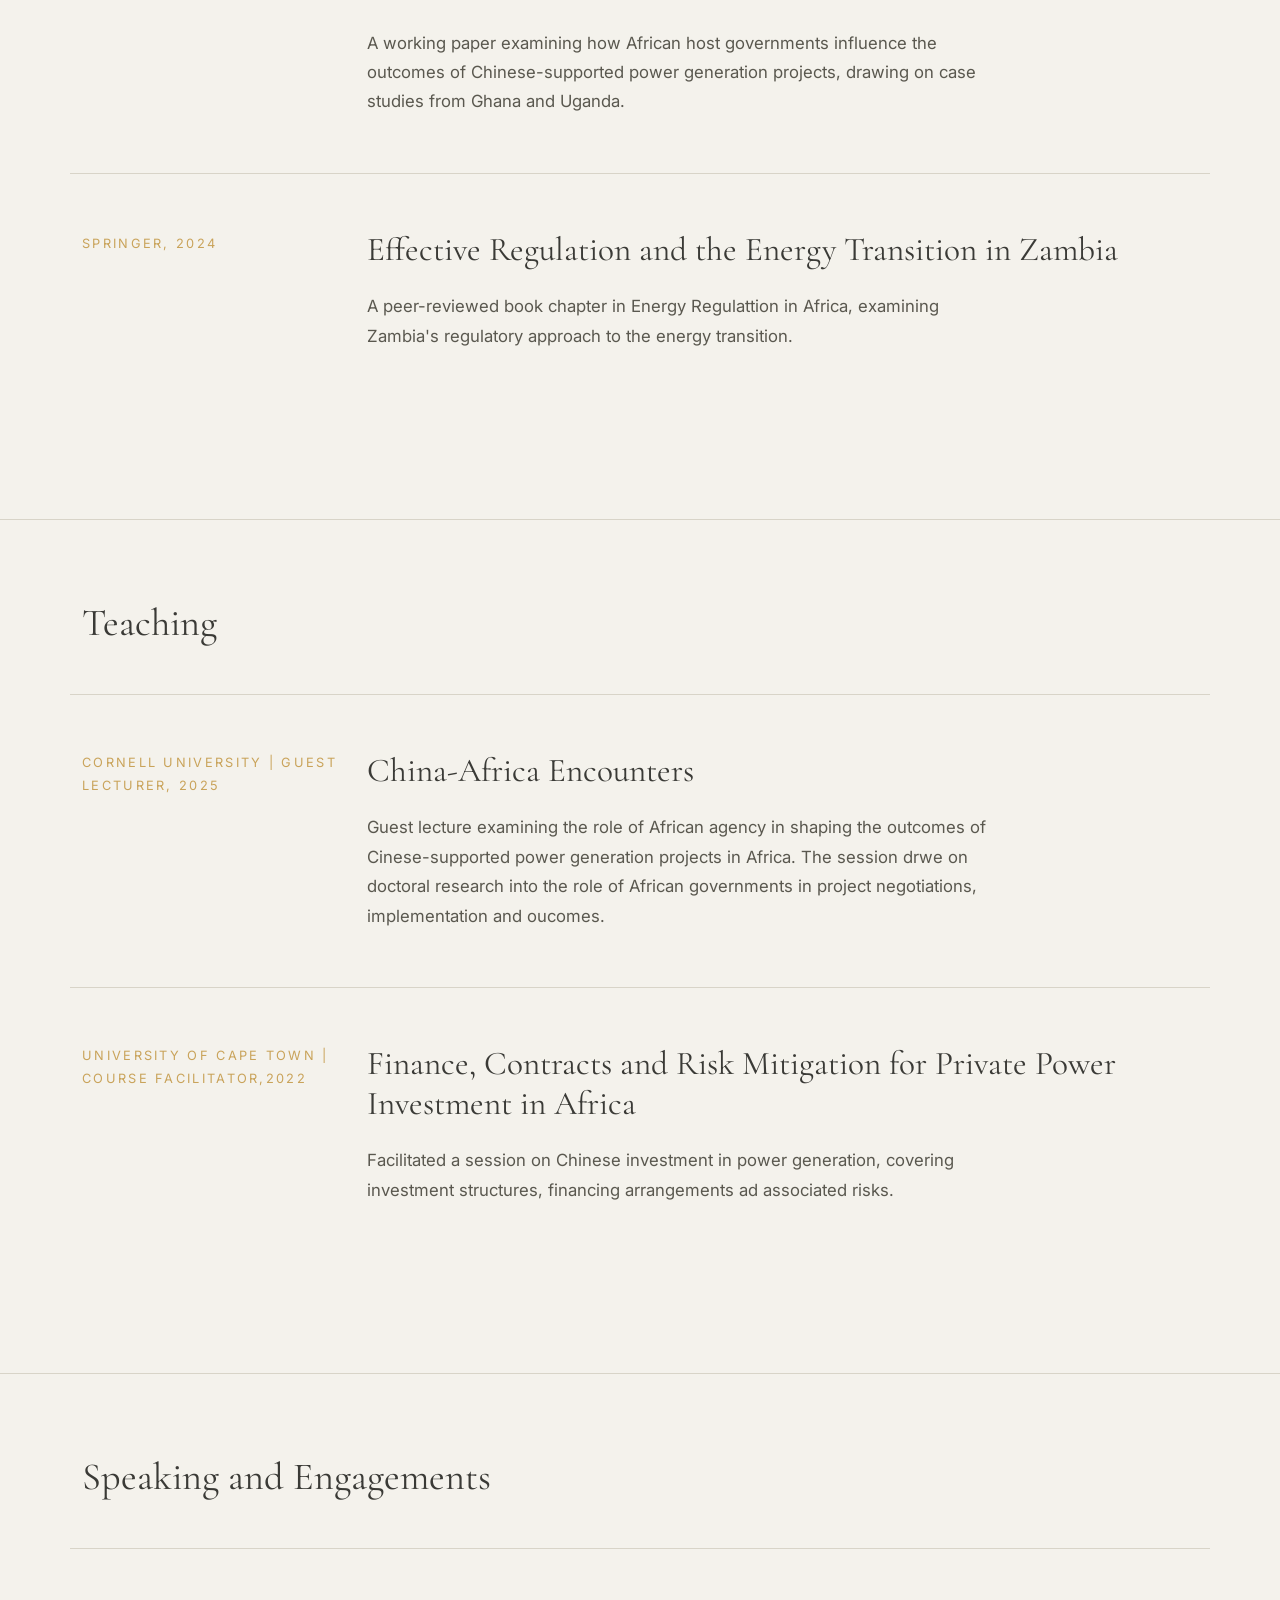
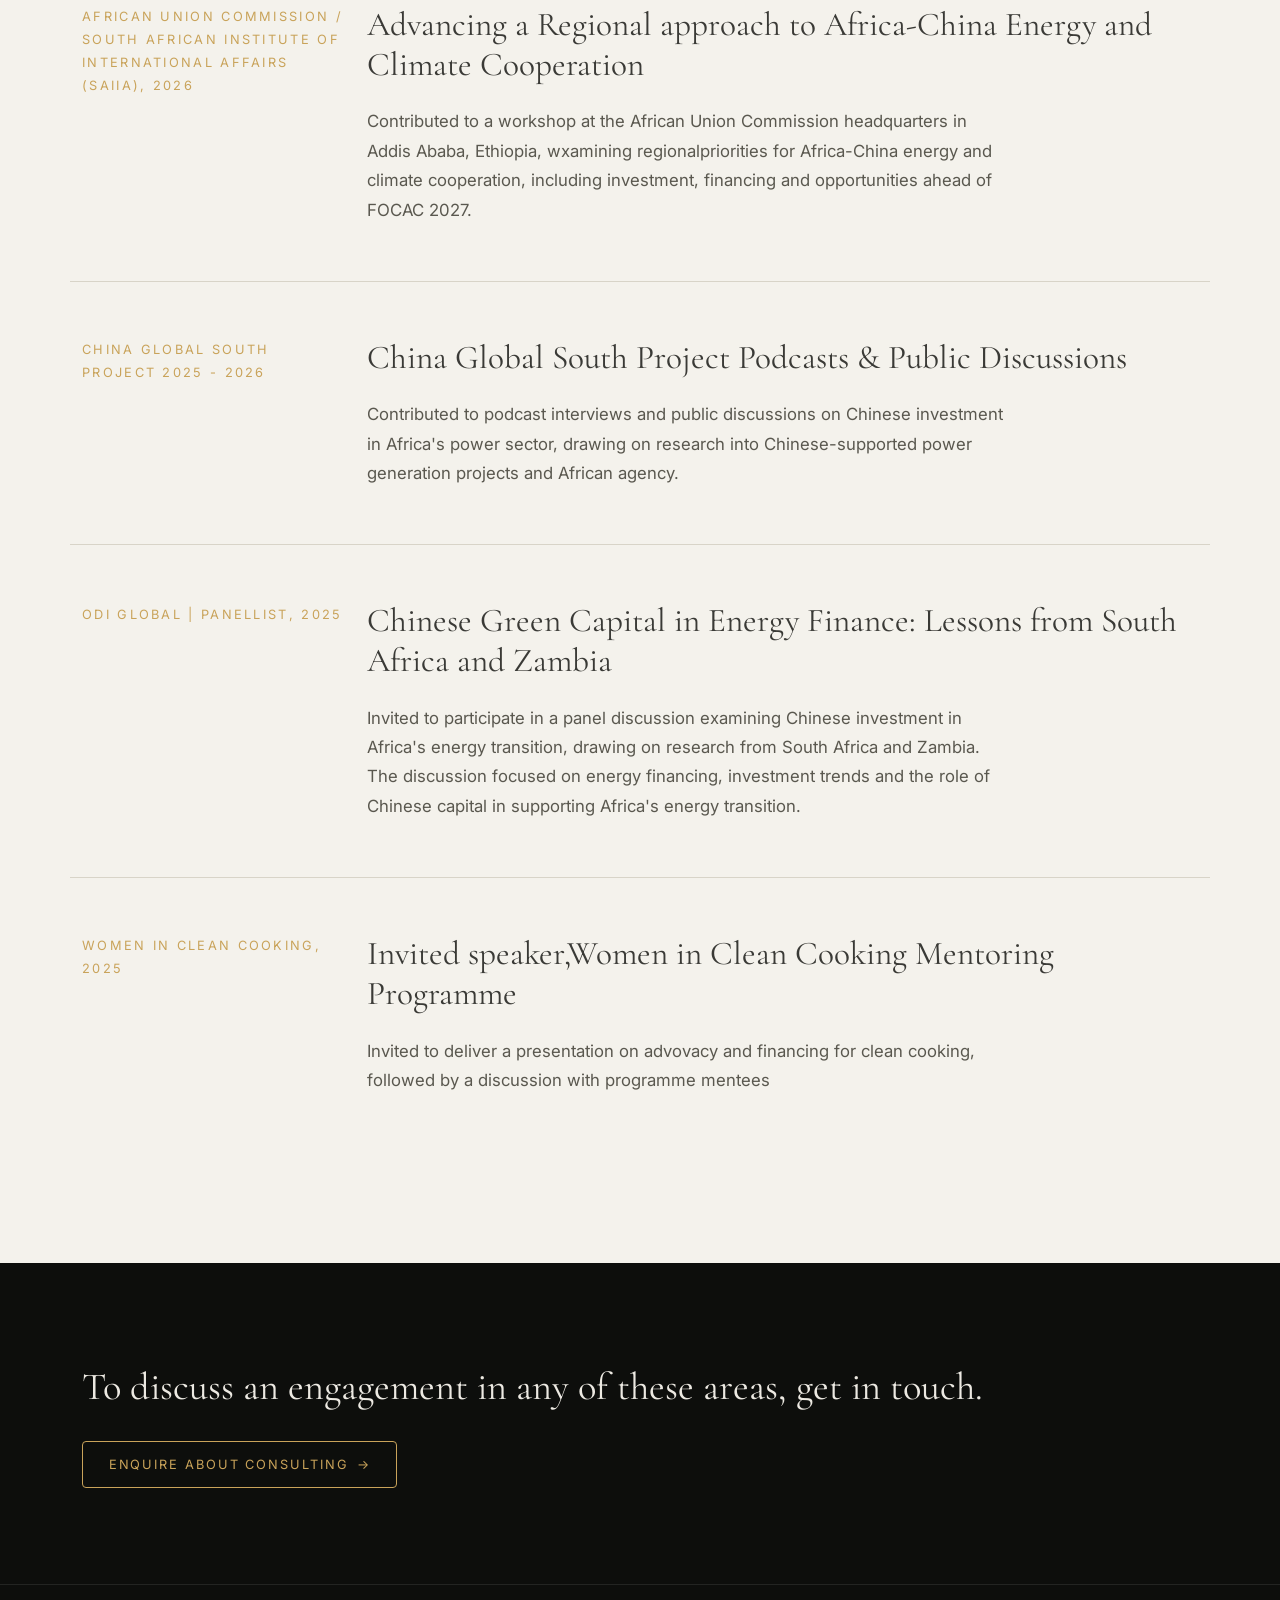
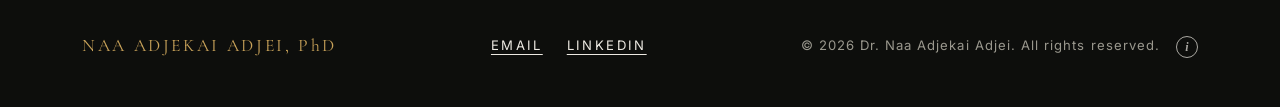
<file: work.html>
<!DOCTYPE html>
<html lang="en">
<head>
  <meta charset="UTF-8" />
  <meta name="viewport" content="width=device-width, initial-scale=1.0" />
  <title>Work · Dr. Naa Adjekai Adjei</title>
<meta name="description" content="Selected work and advisory engagements by Dr. Naa Adjekai Adjei in energy finance, infrastructure and investment law, and regulatory design across Africa.">
<link rel="canonical" href="https://naaadjei.com/work.html">
<meta name="robots" content="index, follow">
<meta name="theme-color" content="#12110e">

<meta property="og:type" content="website">
<meta property="og:site_name" content="Dr. Naa Adjekai Adjei">
<meta property="og:title" content="Work · Dr. Naa Adjekai Adjei">
   <meta property="og:description" content="Selected advisory work in energy finance, infrastructure law and regulatory design across Africa.">
<meta property="og:url" content="https://naaadjei.com/work.html">
<meta property="og:image" content="https://naaadjei.com/og-image.jpg">
<meta property="og:image:width" content="1200">
<meta property="og:image:height" content="630">

<meta name="twitter:card" content="summary_large_image">
<meta name="twitter:title" content="Work · Dr. Naa Adjekai Adjei">
<meta name="twitter:description" content="Selected advisory work in energy finance, infrastructure law and regulatory design.">
<meta name="twitter:image" content="https://naaadjei.com/og-image.jpg">

<link rel="icon" href="/favicon.ico" sizes="any">
<link rel="apple-touch-icon" href="/apple-touch-icon.png">
  <link href="https://cdn.jsdelivr.net/npm/bootstrap@5.3.3/dist/css/bootstrap.min.css" rel="stylesheet" />
  <link rel="preconnect" href="https://fonts.googleapis.com" />
  <link href="https://fonts.googleapis.com/css2?family=Cormorant+Garamond:wght@400;500&family=Inter:wght@400;500&display=swap" rel="stylesheet" />
  <link rel="stylesheet" href="https://cdn.jsdelivr.net/npm/bootstrap-icons@1.11.3/font/bootstrap-icons.css" />
  <link rel="stylesheet" href="css/style.css" />
</head>
<body>

  <!-- navbar — with "active" on the Work link -->
  <nav class="navbar navbar-expand-lg fixed-top">
    <div class="container">
      <a class="navbar-brand" href="index.html">NAA ADJEKAI ADJEI</a>

      <button class="navbar-toggler" type="button"
              data-bs-toggle="collapse" data-bs-target="#mainNav"
              aria-controls="mainNav" aria-expanded="false" aria-label="Toggle navigation">
        <span class="navbar-toggler-icon"></span>
      </button>

      <div class="collapse navbar-collapse" id="mainNav">
        <ul class="navbar-nav ms-auto align-items-lg-center">
          <li class="nav-item"><a class="nav-link active" aria-current="page" href="index.html">Home</a></li>
          <li class="nav-item"><a class="nav-link" href="about.html">About</a></li>
          <li class="nav-item"><a class="nav-link" href="work.html">Work</a></li>
          <li class="nav-item"><a class="nav-link" href="writing.html">Writing</a></li>
          <li class="nav-item"><a class="nav-link" href="contact.html">Contact</a></li>
          <li class="nav-item ms-lg-4 mt-2 mt-lg-0">
            <a class="btn btn-outline-nav" href="contact.html">Enquire About Consulting</a>
          </li>
        </ul>
      </div>
    </div>
  </nav>
  <!-- ============ WORK INTRO ============ -->
  <section class="about-intro">
    <div class="container">
      <div class="about-intro-inner">
        <p class="section-label">Selected Work</p>
        <h2 class="about-statement">
          Projects, Research &amp; Engagements
        </h2>
        <p class="hero-tagline mt-4">
          An overview of selected projects, publications, teaching and 
          speaking engagements focused on energy development in Africa.
        </p>
      </div>
    </div>
  </section>

  <!-- ============ PROJECT IMPLEMENTATION ============ -->
  <section class="about-body">
    <div class="container">

      <h2 class="work-group">Projects and Programmes</h2>

      <div class="row work-item">
        <div class="col-lg-3">
          <span class="work-org">Sustainable Energy for All / UNOPS</span>
        </div>
        <div class="col-lg-9">
          <h3>Mini-grid results based financing</h3>
          <p>
            Co-lead implementation of an over US$30 million EU-funded results-based financing programme supporting solar mini-grid
            development in Sierra Leone. Work includes developer engagement, governmentcoordination, project verification and monitoring
            programme results.
          </p>
        </div>
      </div>

      <div class="row work-item">
        <div class="col-lg-3">
          <span class="work-org">Sustainable Energy for All</span>
        </div>
        <div class="col-lg-9">
          <h3>Mission 300 Market Activation </h3>
          <p>
            Co-lead the Market Activation workstream supporting the World Bank and and African Development Bank-led Mission 300
            initiative. The work involves assessing regulatory, financial and operational barriers to distributed renewable energy investment
            across Sub-Saharan Africa and identifying measures to support market development.
          </p>
        </div>
      </div>

      <div class="row work-item">
        <div class="col-lg-3">
          <span class="work-org">Boston University Global DevelopmentPolicy Centre</span>
        </div>
        <div class="col-lg-9">
          <h3>Renewable Energy Project Preparation in Southern Africa</h3>
          <p>
            Researched the design of a pre-feasibility facility to supportearly-stage
            renewable energyand energy access projects in the southern African Development Community.
            The work examined how development finance institutions could help prepare projects for investment
            and was presented to regional DFI chief executives.
          </p>
        </div>
      </div>

      <div class="row work-item">
        <div class="col-lg-3">
          <span class="work-org">University of Cape Town, Power Futures Lab/ GET.transform</span>
        </div>
        <div class="col-lg-9">
          <h3>Peer Review Learning Network </h3>
          <p>
            Supported a peer learning programme bringing together electricity regulators and 
            policymakers from six African contries. The programme facilitated exchanges on regulatory approaches, institutional
            performanceand the conditions needed to attract private investment in the power sector.
          </p>
        </div>
      </div>

    </div>
  </section>

  <!-- ============ RESEARCH ============ -->
  <section class="about-body work-research">
    <div class="container">

      <h2 class="work-group">Research</h2>

      <div class="row work-item">
        <div class="col-lg-3">
          <span class="work-org">Energy for Growth Hub, 2026</span>
        </div>
        <div class="col-lg-9">
          <h3>Four Ways African Countries Can Secure Better Outcomes from Chinese-Supported Power Projects</h3>
          <p>
            A memo examining how African goverments can strengthen their role in negotiating 
            and implementing Chinese-supported power generation projects.
          </p>
        </div>
      </div>

      <div class="row work-item">
        <div class="col-lg-3">
          <span class="work-org">China Global South Project, 2026</span>
        </div>
        <div class="col-lg-9">
          <h3>Book for Policymakers on Chinese-Supported Power Projects in Sub-Suharan Africa.</h3>
          <p>
            A practical resource for policymakers examining Chinese-supported power generation projects
            in Sub-Suharan Africa, drawing on research into investment, negotiations and the role of African governments.
          </p>
        </div>
      </div>

      <div class="row work-item">
        <div class="col-lg-3">
          <span class="work-org">China Global South Project, 2025</span>
        </div>
        <div class="col-lg-9">
          <h3>The Porcelain Jar at the End of the Rainbow</h3>
          <p>
            An original series authored for the China Global South Project, examining China's engagement with Africa,
            with a focus on energy investment and development.
          </p>
        </div>
      </div>

      <div class="row work-item">
        <div class="col-lg-3">
          <span class="work-org">Boston University Global Development Policy Centre, 2024</span>
        </div>
        <div class="col-lg-9">
          <h3>Africa Takes the Wheel: The Role of Host States in Shaping 
            Outcomes of Chinese-Supported Power Generation Projects in Africa</h3>
          <p>
            A working paper examining how African host governments influence the outcomes of Chinese-supported power
            generation projects, drawing on case studies from Ghana and Uganda.
          </p>
        </div>
      </div>

      

      <div class="row work-item">
        <div class="col-lg-3">
          <span class="work-org">Springer, 2024</span>
        </div>
        <div class="col-lg-9">
          <h3>Effective Regulation and the Energy Transition in Zambia</h3>
          <p>
            A peer-reviewed book chapter in Energy Regulattion in Africa, examining Zambia's 
            regulatory approach to the energy transition.
          </p>
        </div>
      </div>

    </div>
  </section>

<!-- ============ TEACHING ============ -->
  <section class="about-body work-teaching">
    <div class="container">

      <h2 class="work-group">Teaching</h2>

      <div class="row work-item">
        <div class="col-lg-3">
          <span class="work-org">Cornell University | Guest lecturer, 2025</span>
        </div>
        <div class="col-lg-9">
          <h3>China-Africa Encounters</h3>
          <p>
            Guest lecture examining the role of African agency in shaping the outcomes of Cinese-supported power 
            generation projects in Africa. The session drwe on doctoral research into the role of African 
            governments in project negotiations, implementation and oucomes.
          </p>
        </div>
      </div>

      <div class="row work-item">
        <div class="col-lg-3">
          <span class="work-org">University of Cape Town | Course Facilitator,2022</span>
        </div>
        <div class="col-lg-9">
          <h3>Finance, Contracts and Risk Mitigation for Private Power Investment in Africa</h3>
          <p>
            Facilitated a session on Chinese investment in power generation, covering investment structures,
            financing arrangements ad associated risks.
          </p>
        </div>
      </div>

    </div>
  </section>

  <!--Speaking-->
  <section class="about-body work-speaking">
    <div class="container">

      <h2 class="work-group">Speaking and Engagements</h2>

      <div class="row work-item">
        <div class="col-lg-3">
          <span class="work-org">African Union Commission / South African institute of International Affairs (SAIIA), 2026</span>
        </div>
        <div class="col-lg-9">
          <h3>Advancing a Regional approach to Africa-China Energy and Climate Cooperation</h3>
          <p>
            Contributed to a workshop at the African Union Commission headquarters in Addis Ababa, Ethiopia, wxamining 
            regionalpriorities for Africa-China energy and climate cooperation, including investment, financing and opportunities ahead of FOCAC 2027.
          </p>
        </div>
      </div>

      <div class="row work-item">
        <div class="col-lg-3">
          <span class="work-org">China Global South Project 2025 - 2026</span>
        </div>
        <div class="col-lg-9">
          <h3> China Global South Project Podcasts &amp; Public Discussions</h3>
          <p>
            Contributed to podcast interviews and public discussions on Chinese investment in Africa's 
            power sector, drawing on research into Chinese-supported power generation projects and African agency.
          </p>
        </div>
      </div>

      <div class="row work-item">
        <div class="col-lg-3">
          <span class="work-org">ODI Global | Panellist, 2025</span>
        </div>
        <div class="col-lg-9">
          <h3>Chinese Green Capital in Energy Finance: Lessons from South Africa and Zambia</h3>
          <p>
            Invited to participate in a panel discussion examining Chinese investment in Africa's energy transition,
             drawing on research from South Africa and Zambia. The discussion focused on energy financing, investment
              trends and the role of Chinese capital in supporting Africa's energy transition.
          </p>
        </div>
      </div>

      <div class="row work-item">
        <div class="col-lg-3">
          <span class="work-org">Women in Clean Cooking, 2025</span>
        </div>
        <div class="col-lg-9">
          <h3>Invited speaker,Women in Clean Cooking Mentoring Programme</h3>
          <p>
           Invited to deliver a presentation on advovacy and financing for clean cooking, 
           followed by a discussion with programme mentees
          </p>
        </div>
      </div>

    </div>
  </section>




  <!-- ============ CTA STRIP ============ -->
  <section class="cta-strip">
    <div class="container">
      <p class="cta-text mb-4">To discuss an engagement in any of these areas, get in touch.</p>
      <a href="contact.html" class="btn btn-outline-nav">Enquire About Consulting&ensp;&rarr;</a>
    </div>
  </section>

 <!-- ============ FOOTER ============ -->
  <footer class="site-footer">
  <div class="container d-flex flex-column flex-lg-row justify-content-between align-items-center gap-3">
    <span class="footer-brand">NAA ADJEKAI ADJEI, PhD</span>

    <div class="d-flex gap-4">
      <a href="mailto:naaadjei623@gmail.com" class="footer-link">Email</a>
      <a href="https://www.linkedin.com/in/dr-naa-adjekai-adjei-541458208/" target="_blank" rel="noopener" class="footer-link">LinkedIn</a>
    </div>

    <div class="d-flex align-items-center gap-3">
      <span class="footer-copy">&copy; 2026 Dr. Naa Adjekai Adjei. All rights reserved.</span>

      <div class="credit">
        <button type="button" class="credit-btn" aria-label="About this website"
                aria-expanded="false" aria-controls="credit-panel">i</button>
        <div id="credit-panel" class="credit-panel" hidden>
          <p class="credit-title">About this website</p>
          <p>Designed &amp; built by <a href="https://crystal540.github.io/crystal-juta/" target="_blank" rel="noopener">Crystal Juta</a>.</p>
          <p class="credit-sub">Need a website? <a href="mailto:crystaljuta@gmail.com">Get in touch</a>.</p>
        </div>
      </div>
    </div>
  </div>
</footer>

  <script src="https://cdn.jsdelivr.net/npm/bootstrap@5.3.3/dist/js/bootstrap.bundle.min.js"></script>
  <script src="js/main.js"></script>
</body>
</html>
</file>
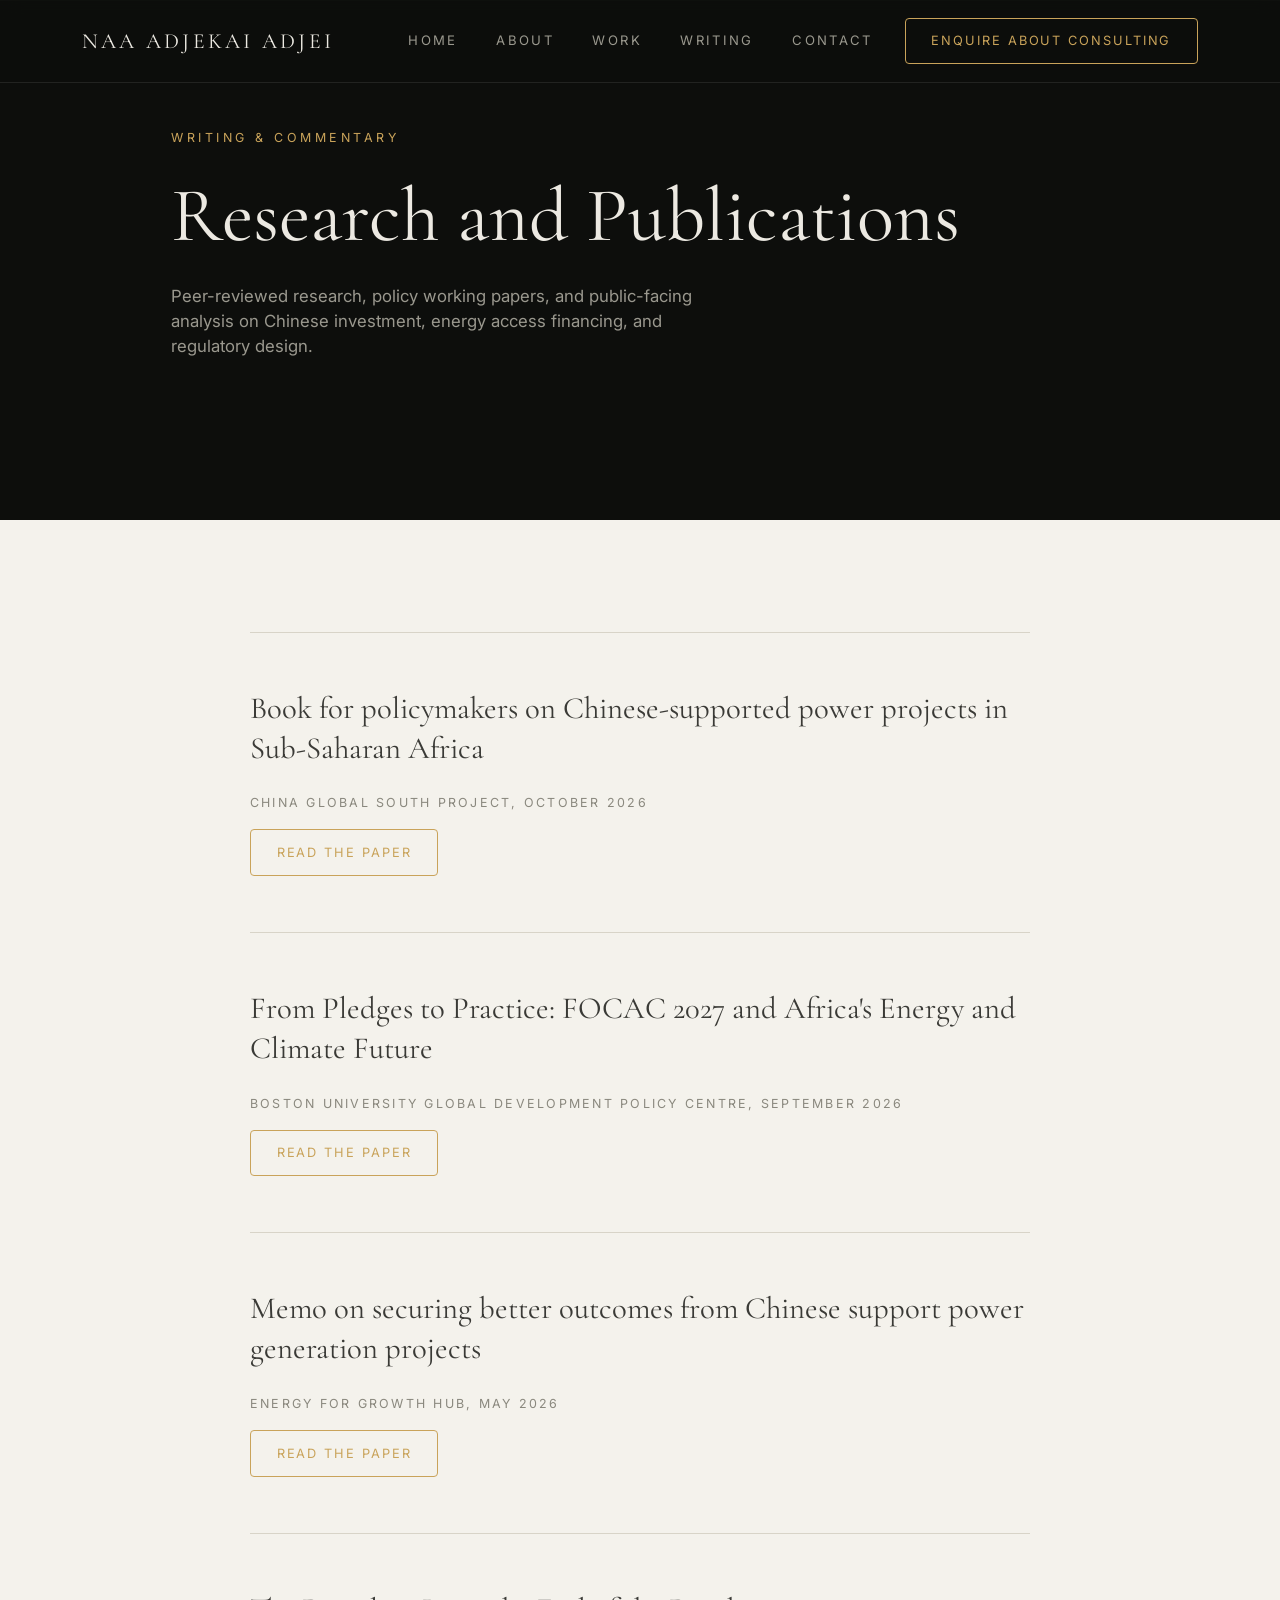
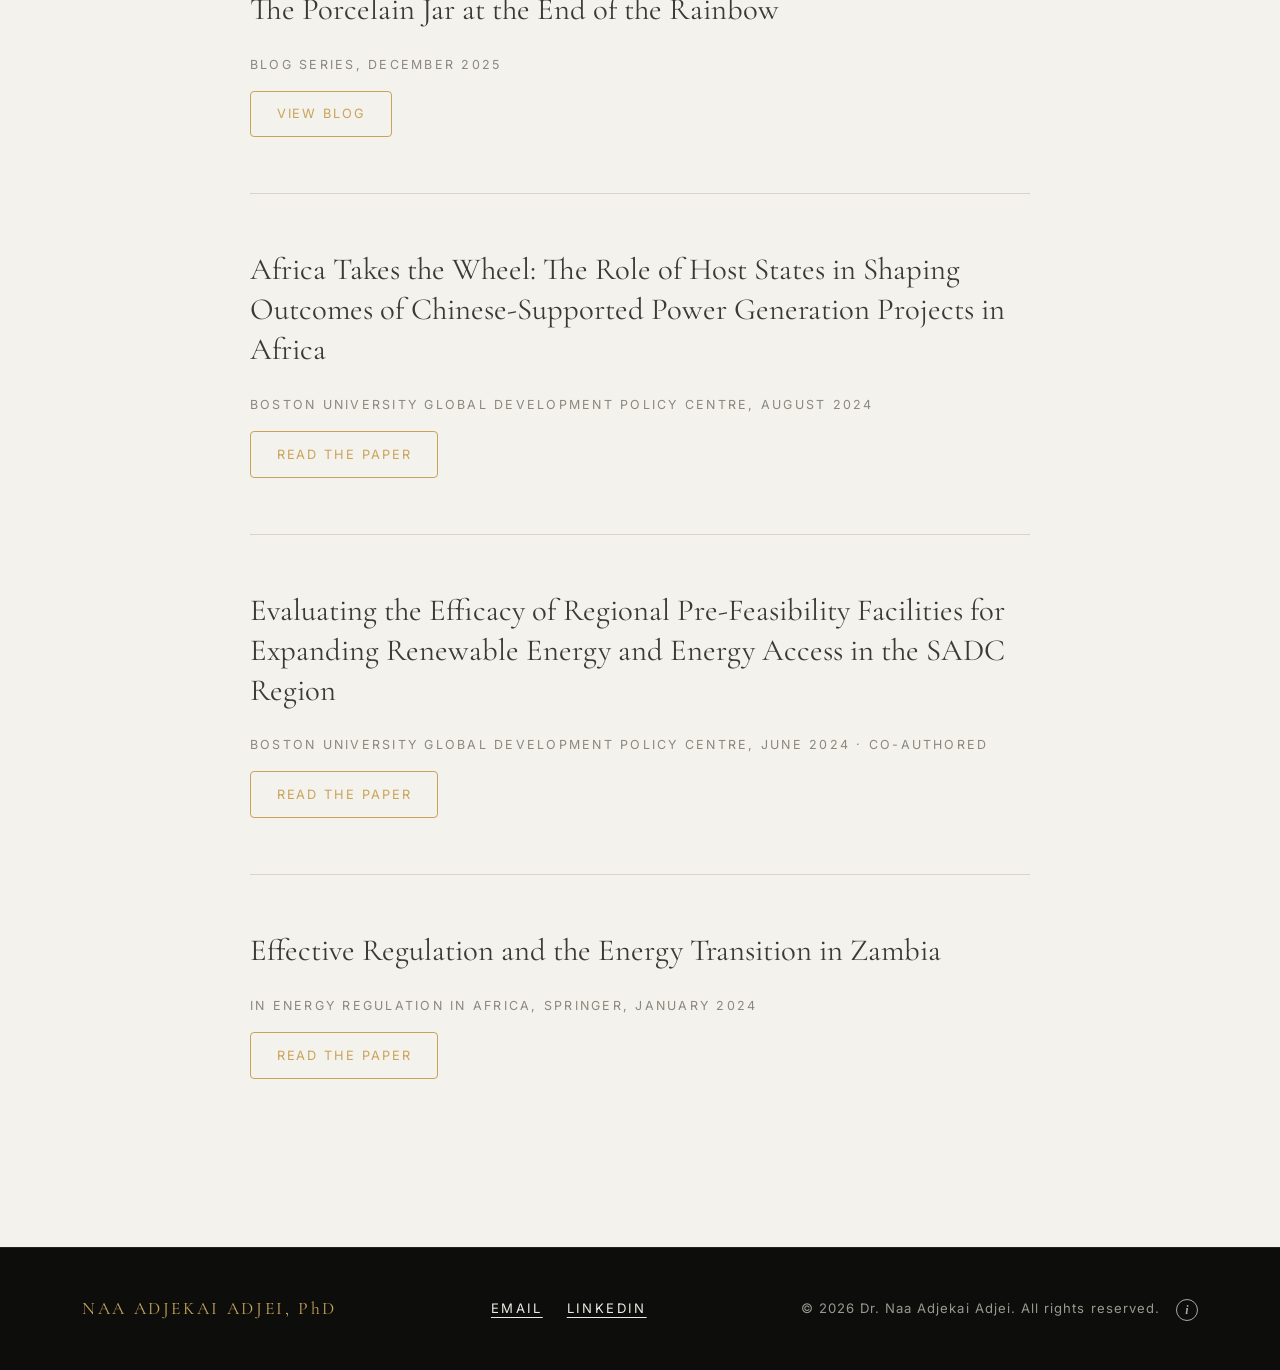
<file: writing.html>
<!DOCTYPE html>
<html lang="en">
<head>
  <meta charset="UTF-8" />
  <meta name="viewport" content="width=device-width, initial-scale=1.0" />
  <title>Writing · Dr. Naa Adjekai Adjei</title>
<meta name="description" content="Articles and analysis by Dr. Naa Adjekai Adjei on Chinese-supported power projects, energy finance and host-state governance in Africa.">
<link rel="canonical" href="https://naaadjei.com/writing.html">
<meta property="og:title" content="Writing · Dr. Naa Adjekai Adjei">
<meta property="og:description" content="Articles and analysis on Chinese-supported power projects, energy finance and host-state governance in Africa.">
<meta property="og:url" content="https://naaadjei.com/writing.html">
<meta name="twitter:title" content="Writing · Dr. Naa Adjekai Adjei">

  <link href="https://cdn.jsdelivr.net/npm/bootstrap@5.3.3/dist/css/bootstrap.min.css" rel="stylesheet" />
  <link rel="preconnect" href="https://fonts.googleapis.com" />
  <link href="https://fonts.googleapis.com/css2?family=Cormorant+Garamond:wght@400;500&family=Inter:wght@400;500&display=swap" rel="stylesheet" />
  <link rel="stylesheet" href="https://cdn.jsdelivr.net/npm/bootstrap-icons@1.11.3/font/bootstrap-icons.css" />
  <link rel="stylesheet" href="css/style.css" />
</head>
<body>

  <!-- navbar — with "active" on the Writing link -->
     <nav class="navbar navbar-expand-lg fixed-top">
    <div class="container">
      <a class="navbar-brand" href="index.html">NAA ADJEKAI ADJEI</a>

      <button class="navbar-toggler" type="button"
              data-bs-toggle="collapse" data-bs-target="#mainNav"
              aria-controls="mainNav" aria-expanded="false" aria-label="Toggle navigation">
        <span class="navbar-toggler-icon"></span>
      </button>

      <div class="collapse navbar-collapse" id="mainNav">
        <ul class="navbar-nav ms-auto align-items-lg-center">
          <li class="nav-item"><a class="nav-link active" aria-current="page" href="index.html">Home</a></li>
          <li class="nav-item"><a class="nav-link" href="about.html">About</a></li>
          <li class="nav-item"><a class="nav-link" href="work.html">Work</a></li>
          <li class="nav-item"><a class="nav-link" href="writing.html">Writing</a></li>
          <li class="nav-item"><a class="nav-link" href="contact.html">Contact</a></li>
          <li class="nav-item ms-lg-4 mt-2 mt-lg-0">
            <a class="btn btn-outline-nav" href="contact.html">Enquire About Consulting</a>
          </li>
        </ul>
      </div>
    </div>
  </nav>
  <!-- ============ WRITING INTRO ============ -->
  <section class="about-intro">
    <div class="container">
      <div class="about-intro-inner">
        <p class="section-label">Writing &amp; Commentary</p>
        <h2 class="about-statement">
          Research and Publications
        </h2>
        <p class="hero-tagline mt-4">
          Peer-reviewed research, policy working papers, and public-facing
          analysis on Chinese investment, energy access financing, and
          regulatory design.
        </p>
      </div>
    </div>
  </section>

  <!-- ============ WRITING LIST ============ -->
  <section class="about-body">
    <div class="container">
      <div class="writing-list">

        <div class="writing-item">
          <h3>Book for policymakers on Chinese-supported power projects in Sub-Saharan Africa</h3>
          <span class="writing-meta">China Global South Project, October 2026</span>
          <br>
          <span><a href="assets/papers/Chinese.pdf" class="btn btn-outline-nav mt-3">Read the Paper</a></span>
        </div>

        <div class="writing-item">
          <h3>From Pledges to Practice: FOCAC 2027 and Africa's Energy and Climate Future</h3>
          <span class="writing-meta">Boston University Global Development Policy Centre, September 2026</span>
          <br>
          <span><a href="https://www.bu.edu/gdp/2026/09/29/from-pledges-to-practice-focac-2027-and-africas-energy-and-climate-future/" class="btn btn-outline-nav mt-3">Read the Paper</a></span>
        </div>


        <div class="writing-item">
          <h3>Memo on securing better outcomes from Chinese support power generation projects</h3>
          <span class="writing-meta">Energy for Growth Hub, May 2026</span>
          <br>
          <span><a href="https://energyforgrowth.org/article/four-ways-african-countries-can-secure-better-outcomes-from-chinese-supported-power-projects/" class="btn btn-outline-nav mt-3">Read the Paper</a></span>
        </div>

        <div class="writing-item">
          <h3>The Porcelain Jar at the End of the Rainbow</h3>
          <span class="writing-meta">Blog series, December 2025</span>
          <br>
          <span><a href="https://chinaglobalsouth.com/category/porcelain-jar-series/# " class="btn btn-outline-nav mt-3">View Blog</a></span>
        </div>

        <div class="writing-item">
          <h3>Africa Takes the Wheel: The Role of Host States in Shaping Outcomes of Chinese-Supported Power Generation Projects in Africa</h3>
          <span class="writing-meta">Boston University Global Development Policy Centre, August 2024</span>
          <br>
          <span><a href="https://www.bu.edu/gdp/files/2024/08/GCI-WP-38-Adjekai-FIN.pdf" class="btn btn-outline-nav mt-3">Read the Paper</a></span>
        </div>

        <div class="writing-item">
          <h3>Evaluating the Efficacy of Regional Pre-Feasibility Facilities for Expanding Renewable Energy and Energy Access in the SADC Region</h3>
          <span class="writing-meta">Boston University Global Development Policy Centre, June 2024 · Co-authored</span>
          <br>
          <span><a href="assets/papers/BU June 2024.pdf" class="btn btn-outline-nav mt-3">Read the Paper</a></span>
        </div>

        <div class="writing-item">
          <h3>Effective Regulation and the Energy Transition in Zambia</h3>
          <span class="writing-meta">In Energy Regulation in Africa, Springer, January 2024</span>
          <br>
          <span><a href="https://link.springer.com/chapter/10.1007/978-3-031-52677-0_7" class="btn btn-outline-nav mt-3">Read the Paper</a></span>
        </div>


      
      </div>
    </div>
  </section>

 <!-- ============ FOOTER ============ -->
  <footer class="site-footer">
  <div class="container d-flex flex-column flex-lg-row justify-content-between align-items-center gap-3">
    <span class="footer-brand">NAA ADJEKAI ADJEI, PhD</span>

    <div class="d-flex gap-4">
      <a href="mailto:naaadjei623@gmail.com" class="footer-link">Email</a>
      <a href="https://www.linkedin.com/in/dr-naa-adjekai-adjei-541458208/" target="_blank" rel="noopener" class="footer-link">LinkedIn</a>
    </div>

    <div class="d-flex align-items-center gap-3">
      <span class="footer-copy">&copy; 2026 Dr. Naa Adjekai Adjei. All rights reserved.</span>

      <div class="credit">
        <button type="button" class="credit-btn" aria-label="About this website"
                aria-expanded="false" aria-controls="credit-panel">i</button>
        <div id="credit-panel" class="credit-panel" hidden>
          <p class="credit-title">About this website</p>
          <p>Designed &amp; built by <a href="https://crystal540.github.io/crystal-juta/" target="_blank" rel="noopener">Crystal Juta</a>.</p>
          <p class="credit-sub">Need a website? <a href="mailto:crystaljuta@gmail.com">Get in touch</a>.</p>
        </div>
      </div>
    </div>
  </div>
</footer>


  

  <script src="https://cdn.jsdelivr.net/npm/bootstrap@5.3.3/dist/js/bootstrap.bundle.min.js"></script>
  <script src="js/main.js"></script>
</body>
</html>
</file>
<file: css/style.css>
:root {
  --bg: #0d0e0c;
  --border: rgba(255, 255, 255, 0.09);
  --text: #ece9e2;
  --muted: #9a988e;
  --accent: #c9a35a;
  --serif: 'Cormorant Garamond', Georgia, serif;
  --sans: 'Inter', system-ui, sans-serif;
}

body {
  background: var(--bg);
  color: var(--text);
  font-family: var(--sans);
}

/* ============ NAVBAR ============ */
.navbar {
  background: rgba(13, 14, 12, 0.8);
  backdrop-filter: blur(12px);
  border-bottom: 1px solid var(--border);
  padding-top: 1.1rem;
  padding-bottom: 1.1rem;
}

.navbar-brand {
  color: var(--text) !important;
  font-family: var(--serif);
  font-size: 1.35rem;
  letter-spacing: 0.15em;
}

.nav-link {
  color: var(--muted) !important;
  font-size: 0.82rem;
  letter-spacing: 0.18em;
  text-transform: uppercase;
  margin-left: 1.4rem;
}

.nav-link:hover { color: var(--accent) !important; }

.navbar-toggler { border-color: var(--border); }
.navbar-toggler-icon { filter: invert(1); }

.btn-outline-nav {
  border: 1px solid var(--accent);
  color: var(--accent);
  font-size: 0.8rem;
  letter-spacing: 0.15em;
  text-transform: uppercase;
  padding: 0.8rem 1.6rem;
  border-radius: 4px;
}

.btn-outline-nav:hover {
  background: var(--accent);
  color: #141310;
}

/* ============ HERO ============ */
.hero {
  min-height: 100vh;
  display: flex;
  align-items: center;
  position: relative;
  overflow: hidden;
}

/* warm glow, top right */
.hero::before {
  content: "";
  position: absolute;
  inset: 0;
  background: radial-gradient(ellipse 55% 45% at 78% 18%, rgba(201, 163, 90, 0.08), transparent 70%);
  pointer-events: none;
}

.hero-eyebrow {
  color: var(--accent);
  text-transform: uppercase;
  letter-spacing: 0.3em;
  font-size: 0.8rem;
  margin-bottom: 2.2rem;
}

.hero-title {
  font-family: var(--serif);
  font-weight: 400;
  font-size: clamp(3rem, 7.5vw, 6.5rem);
  line-height: 1.05;
  margin-bottom: 2.5rem;
}

.hero-bio {
  font-family: var(--serif);
  font-size: clamp(1.4rem, 2.6vw, 2.1rem);
  line-height: 1.35;
  margin-bottom: 1.5rem;
}

.hero-tagline {
  color: var(--muted);
  font-size: 1.05rem;
  max-width: 540px;
  margin-bottom: 3rem;
}

.btn-gold {
  background: var(--accent);
  color: #141310;
  font-size: 0.85rem;
  font-weight: 500;
  letter-spacing: 0.15em;
  text-transform: uppercase;
  padding: 1rem 2.2rem;
  border-radius: 6px;
}

.btn-gold:hover { background: #dbb56a; color: #141310; }

.hero-contact {
  display: flex;
  gap: 3rem;
  flex-wrap: wrap;
  margin-top: 5rem;
}

.hero-contact a {
  color: var(--muted);
  text-decoration: none;
  font-size: 0.95rem;
}

.hero-contact a i {
  color: var(--accent);
  margin-right: 0.4rem;
}

.hero-contact a:hover { color: var(--text); }

/* ============ FOCUS SECTION ============ */
.focus { padding: 7rem 0; }

.section-label {
  color: var(--accent);
  text-transform: uppercase;
  letter-spacing: 0.28em;
  font-size: 0.78rem;
}

.section-title {
  font-family: var(--serif);
  font-weight: 400;
  font-size: clamp(2.2rem, 4.5vw, 3.4rem);
  margin-top: 1.2rem;
}

.gold-rule {
  width: 64px;
  height: 2px;
  background: var(--accent);
  margin: 1.8rem 0 4rem;
}

.focus-grid { border-top: 1px solid var(--border); }

.focus-cell {
  padding: 3.5rem 3rem;
  border-bottom: 1px solid var(--border);
}

/* vertical lines between the three columns, desktop only */
@media (min-width: 992px) {
  .focus-cell + .focus-cell { border-left: 1px solid var(--border); }
}

.focus-cell h3 {
  font-family: var(--serif);
  font-weight: 400;
  font-size: clamp(1.5rem, 2.4vw, 2.1rem);
  line-height: 1.25;
  margin-bottom: 1.4rem;
}

.focus-cell p {
  color: var(--muted);
  font-size: 1rem;
  margin: 0;
}

.gold-link {
  display: inline-block;
  color: var(--accent);
  text-transform: uppercase;
  letter-spacing: 0.22em;
  font-size: 0.82rem;
  text-decoration: none;
  margin-top: 3.5rem;
}

.gold-link:hover { color: #dbb56a; }

/* ============ ABOUT ============ */
.about-intro {
  padding: 8rem 0 7rem;
  border-top: 1px solid var(--border);
}

.about-intro-inner { padding-left: 8%; }

.about-statement {
  font-family: var(--serif);
  font-weight: 400;
  font-size: clamp(2.6rem, 6vw, 5.2rem);
  line-height: 1.15;
  margin-top: 1.5rem;
}

.gold-italic {
  color: var(--accent);
  font-style: italic;
}

/* light section — note this overrides the dark body */
.about-body {
  background: #f4f2ec;
  color: #3a3a36;
  padding: 7rem 0;
}

.about-text {
  font-size: 1.08rem;
  line-height: 1.75;
  margin-bottom: 1.8rem;
}

/* gold offset frame behind the photo */
.about-photo {
  position: relative;
  max-width: 480px;
  margin: 0 auto;
}

.about-photo::before {
  content: "";
  position: absolute;
  top: 20px;
  left: -20px;
  right: 20px;
  bottom: -20px;
  border: 1px solid var(--accent);
  z-index: 0;
}

.about-photo img {
  position: relative;
  z-index: 1;
  width: 100%;
}

/* ============ STATS ============ */
.stats {
  padding: 6rem 0;
  border-top: 1px solid var(--border);
}

.stat-cell {
  padding: 2rem 1.5rem;
}

@media (min-width: 992px) {
  .stat-cell + .stat-cell { border-left: 1px solid var(--border); }
}

.stat-value {
  font-family: var(--serif);
  font-size: clamp(2.4rem, 4.5vw, 3.6rem);
  line-height: 1;
  margin-bottom: 1.2rem;
}

.stat-gold { color: var(--accent); }

.stat-label {
  color: var(--muted);
  text-transform: uppercase;
  letter-spacing: 0.15em;
  font-size: 0.78rem;
  max-width: 220px;
  margin: 0 auto;
  line-height: 1.6;
}

/* ============ FOOTER ============ */
.site-footer {
  border-top: 1px solid var(--border);
  padding: 3rem 0;
}

.footer-brand {
  font-family: var(--serif);
  color: var(--accent);
  letter-spacing: 0.15em;
  font-size: 1.1rem;
}

.footer-link {
  color: var(--text);
  text-transform: uppercase;
  letter-spacing: 0.18em;
  font-size: 0.82rem;
  text-decoration: underline;
  text-underline-offset: 4px;
}

.footer-link:hover { color: var(--accent); }

.footer-copy {
  color: var(--muted);
  font-size: 0.82rem;
  letter-spacing: 0.08em;
}
.page-main {
  padding: 10rem 0 6rem;
  min-height: 70vh;
}

/* ============ EXPERTISE PAGE ============ */
.exp-item {
  display: flex;
  gap: 3.5rem;
  padding: 4rem 0;
  border-top: 1px solid #d8d4c8;
}

.exp-num {
  font-family: var(--serif);
  color: var(--accent);
  font-size: 1.6rem;
  line-height: 1;
  min-width: 2.5rem;
}

.exp-content h3 {
  font-family: var(--serif);
  font-weight: 400;
  font-size: clamp(1.6rem, 2.6vw, 2.2rem);
  margin-bottom: 1.4rem;
}

.exp-content p {
  color: #5a584f;
  font-size: 1.05rem;
  line-height: 1.75;
  max-width: 640px;
  margin: 0;
}

/* ============ CTA STRIP ============ */
.cta-strip {
  padding: 6rem 0;
}

.cta-text {
  font-family: var(--serif);
  font-size: clamp(1.6rem, 3vw, 2.4rem);
  margin: 0;
}

/* ============ WORK PAGE ============ */
.work-group {
  font-family: var(--serif);
  font-weight: 400;
  font-size: clamp(1.8rem, 3vw, 2.4rem);
  margin-bottom: 3rem;
}

/* keeps the two groups visually distinct on the same light background */
.work-research {
  border-top: 1px solid #d8d4c8;
  padding-top: 5rem;
}

.work-teaching {
  border-top: 1px solid #d8d4c8;
  padding-top: 5rem;
}

.work-speaking {
  border-top: 1px solid #d8d4c8;
  padding-top: 5rem;
}

.work-item {
  padding: 3.5rem 0;
  border-top: 1px solid #d8d4c8;
}

.work-org {
  color: var(--accent);
  text-transform: uppercase;
  letter-spacing: 0.18em;
  font-size: 0.8rem;
  line-height: 1.8;
  display: inline-block;
}

.work-item h3 {
  font-family: var(--serif);
  font-weight: 400;
  font-size: clamp(1.6rem, 2.6vw, 2.2rem);
  margin-bottom: 1.4rem;
}

.work-item p {
  color: #5a584f;
  font-size: 1.05rem;
  line-height: 1.75;
  max-width: 640px;
  margin: 0;
}

/* mobile: give the label breathing room above the title */
@media (max-width: 991px) {
  .work-item h3 { margin-top: 0.8rem; }
}

/* ============ WRITING PAGE ============ */
/* narrower centered column, like the screenshot */
.writing-list {
  max-width: 780px;
  margin: 0 auto;
}

.writing-item {
  padding: 3.5rem 0;
  border-top: 1px solid #d8d4c8;
}

.writing-item h3 {
  font-family: var(--serif);
  font-weight: 400;
  font-size: clamp(1.5rem, 2.4vw, 2rem);
  line-height: 1.3;
  margin-bottom: 1.3rem;
}

.writing-meta {
  color: #8a887e;
  text-transform: uppercase;
  letter-spacing: 0.18em;
  font-size: 0.78rem;
}

/* ============ SPEAKING ============ */
.speaking {
  padding: 7rem 0;
}

.speaking-text {
  color: var(--muted);
  font-size: clamp(1.2rem, 2vw, 1.5rem);
  line-height: 1.6;
  max-width: 700px;
  margin-top: 2rem;
}

/* ============ CONTACT PAGE ============ */
.contact-main { padding: 4rem 0 6rem; }

/* black-and-white treatment, like the screenshot */
.contact-photo img { filter: grayscale(100%); }

.engage-item {
  padding: 2.5rem 0;
  border-top: 1px solid var(--border);
}

.engage-label {
  color: var(--muted);
  text-transform: uppercase;
  letter-spacing: 0.22em;
  font-size: 0.85rem;
  display: block;
  margin-bottom: 1.4rem;
}

.engage-text {
  color: #c9c7bd;
  font-size: 1.15rem;
  line-height: 1.6;
  margin: 0;
  max-width: 560px;
}

/* ============ FORM ============ */
.contact-form-section {
  border-top: 1px solid var(--border);
  padding: 5rem 0 7rem;
}

.field-label {
  display: block;
  color: var(--muted);
  text-transform: uppercase;
  letter-spacing: 0.22em;
  font-size: 0.82rem;
  margin-bottom: 0.8rem;
}

/* underline-only inputs, dark theme */
.contact-field {
  width: 100%;
  background: transparent;
  border: none;
  border-bottom: 1px solid var(--border);
  color: var(--text);
  font-size: 1.05rem;
  padding: 0.6rem 0;
  margin-bottom: 3rem;
  outline: none;
  transition: border-color 0.2s;
}

.contact-field:focus { border-bottom-color: var(--accent); }

textarea.contact-field { resize: vertical; }

.form-note {
  color: var(--muted);
  font-size: 1.1rem;
  line-height: 1.6;
  max-width: 620px;
  margin: 3rem 0;
  padding-top: 2.5rem;
  border-top: 1px solid var(--border);
}

.contact-details {
  display: flex;
  gap: 2.5rem;
  flex-wrap: wrap;
}

.contact-details a,
.contact-details span {
  color: var(--muted);
  text-decoration: none;
  text-transform: uppercase;
  letter-spacing: 0.15em;
  font-size: 0.82rem;
}

.contact-details i { color: var(--accent); margin-right: 0.4rem; }
.contact-details a:hover { color: var(--text); }

/* link colours*/
a {
  color: var(--accent);   /* your gold, #c9a35a */
}

a:hover {
  color: #dbb56a;         /* slightly lighter gold on hover */
}

/* ============ i button ============ */
.credit { position: relative; }

.credit-btn {
  width: 22px; height: 22px; padding: 0;
  display: inline-flex; align-items: center; justify-content: center;
  border: 1px solid currentColor; border-radius: 50%;
  background: transparent; color: inherit;
  font: italic 600 12px/1 Georgia, serif;
  opacity: .7; cursor: pointer;
  transition: opacity .2s;
}
.credit-btn:hover, .credit-btn[aria-expanded="true"] { opacity: 1; }
.credit-btn:focus-visible { outline: 2px solid currentColor; outline-offset: 3px; opacity: 1; }

.credit-panel {
  position: absolute; right: 0; bottom: calc(100% + 12px);
  width: 260px; padding: 14px 16px; z-index: 20;
  background: #1a1a1a; color: #e8e4da;
  border: 1px solid rgba(255,255,255,.15); border-radius: 6px;
  box-shadow: 0 8px 24px rgba(0,0,0,.35);
  font-size: 13px; line-height: 1.5; text-align: left;
  text-transform: none; letter-spacing: normal;
}
.credit-panel p { margin: 0 0 6px; }
.credit-panel p:last-child { margin-bottom: 0; }
.credit-title { font-weight: 600; }
.credit-sub { opacity: .75; }
.credit-panel a { color: inherit; text-decoration: underline; }

@media (max-width: 991px) {
  .credit-panel { right: auto; left: 50%; transform: translateX(-50%); }
}
</file>
